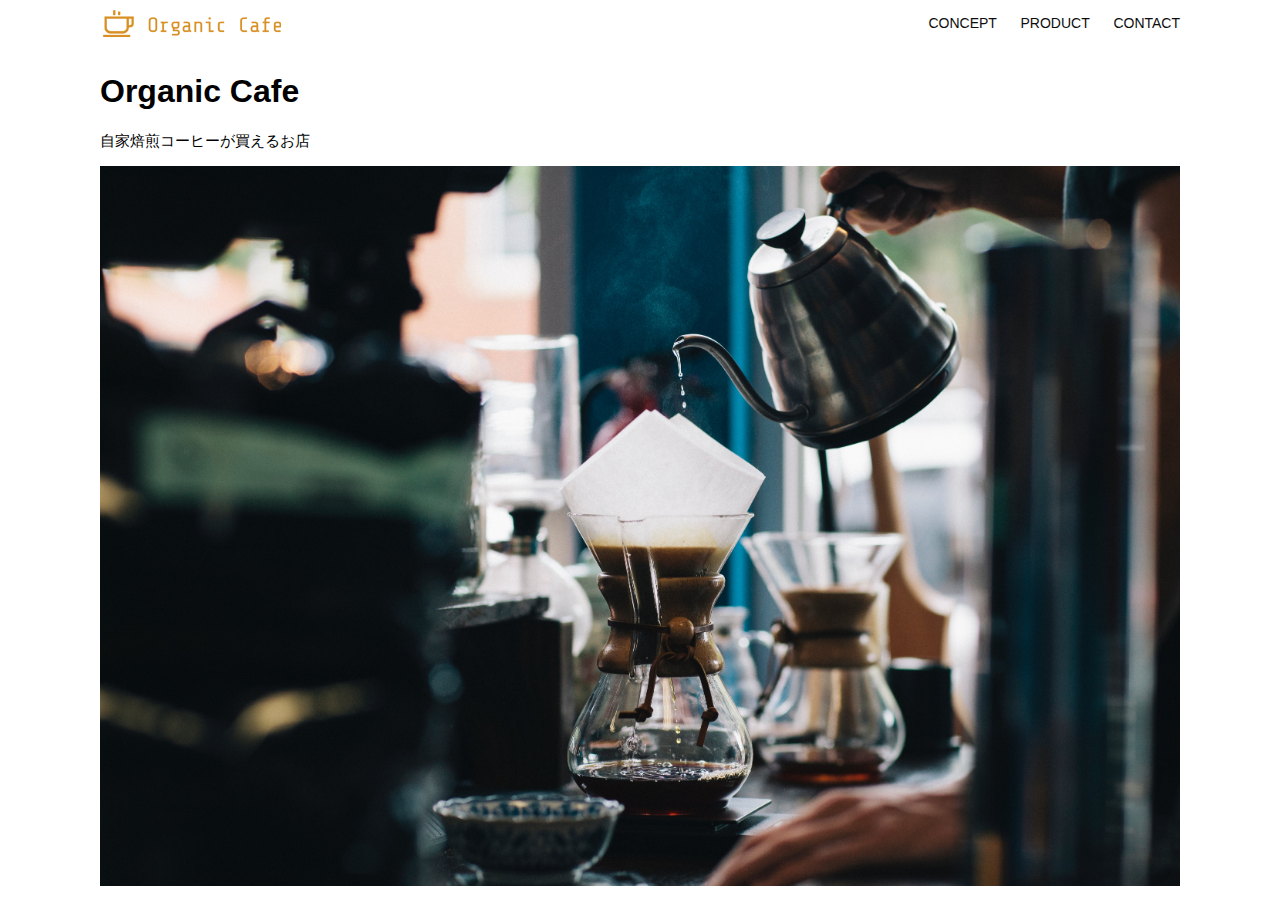
<file: html-css-kadai_013/index.html>
<!DOCTYPE html>
<html>
  <head>
    <title>Organic Cafe</title>
    <meta charset="UTF-8" />
    <meta
      name="description"
      content="自家焙煎のコーヒーがお家で楽しめるOrganic Cafe"
    />
    <meta name="viewport" content="width=device-width, initial-scale=1.0" />
    <link rel="stylesheet" href="style.css" />
  </head>
  <body>
    <!-- ヘッダー -->
    <header>
      <!-- ロゴ -->
      <a href="index.html" id="logo"
        ><img src="images/logo.png" alt="トップページに戻る"
      /></a>

      <!-- PC用ナビゲーション -->
      <nav id="nav-pc">
        <a href="index.html#concept">CONCEPT</a>
        <a href="index.html#product">PRODUCT</a>
        <a href="index.html#contact">CONTACT</a>
      </nav>

      <!--スマホ用メニューボタン-->
      <img id="menu-sp" src="images/button-menu.png" alt="ナビゲーションを開く" onclick="document.getElementById('nav-sp').style.display = 'block'">
     
      <!--スマホ用ナビゲーション-->
      <nav id="nav-sp">
        <img id="close" src="images/button-close.png" alt="ナビゲーションを閉じる" onclick="document.getElementById('nav-sp').style.display = 'none'">
        <a id="logo-sp" href="index.html" onclick="document.getElementById('nav-sp').style.display = 'none'">
        <img src="images/logo-sp.png" atl="トップページに戻る"></a>
        <a class="menu" href="index.html#concept" onclick="document.getElementById('nav-sp').style.display = 'none'">CONCEPT</a>
        <a class="menu" href="index.html#product" onclick="document.getElementById('nav-sp').style.display = 'none'">PRODUCT</a>
        <a class="menu" href="index.html#contact" onclick="document.getElementById('nav-sp').style.display = 'none'">CONTACT</a>       

      </nav>
      
    </header>
    <main>
      <article>
        <!-- メインビジュアル -->
        <section id="main-visual">
          <div id="main-message">
            <h1>Organic Cafe</h1>
            <p>自家焙煎コーヒーが買えるお店</p>
          </div>
          <img
            src="images/main-image.jpg"
            alt="コーヒーをハンドドリップで淹れる画像"
          />
        </section>
      </article>
    </main>
  </body>
</html>
</file>
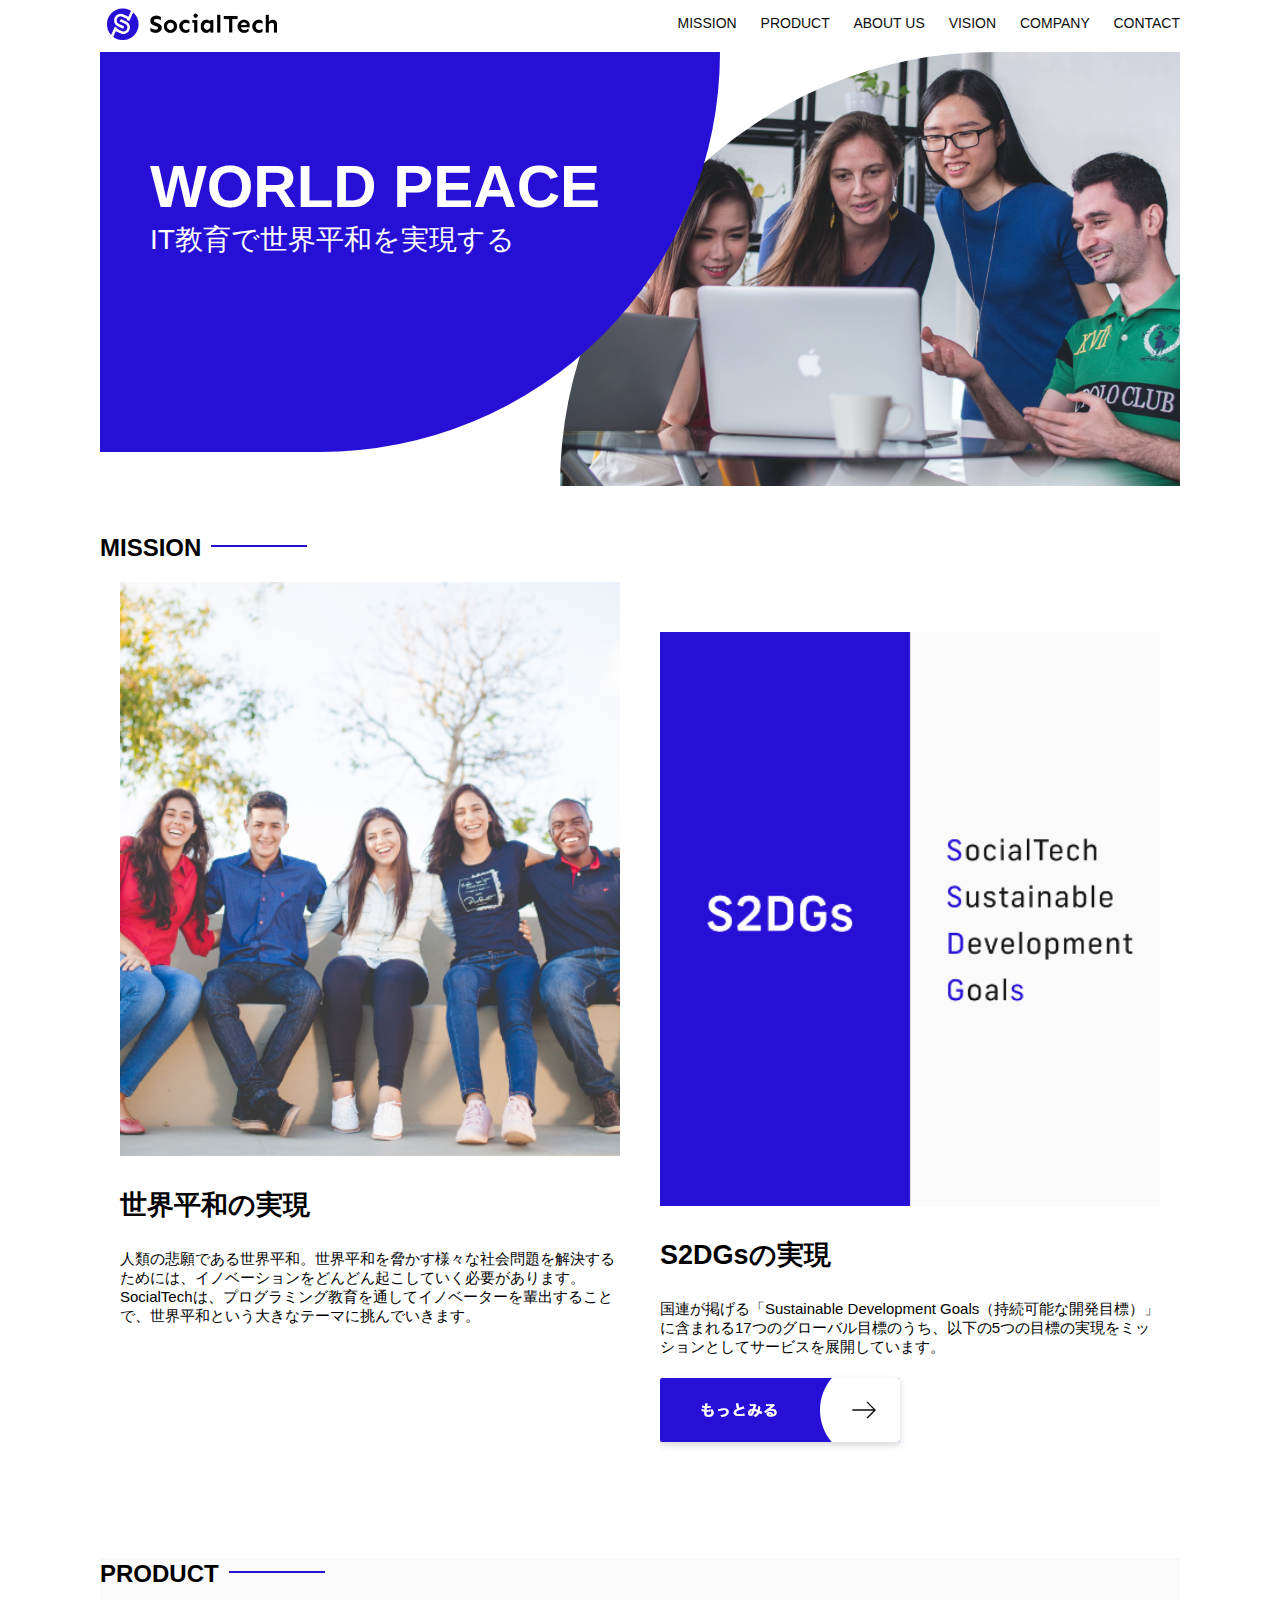
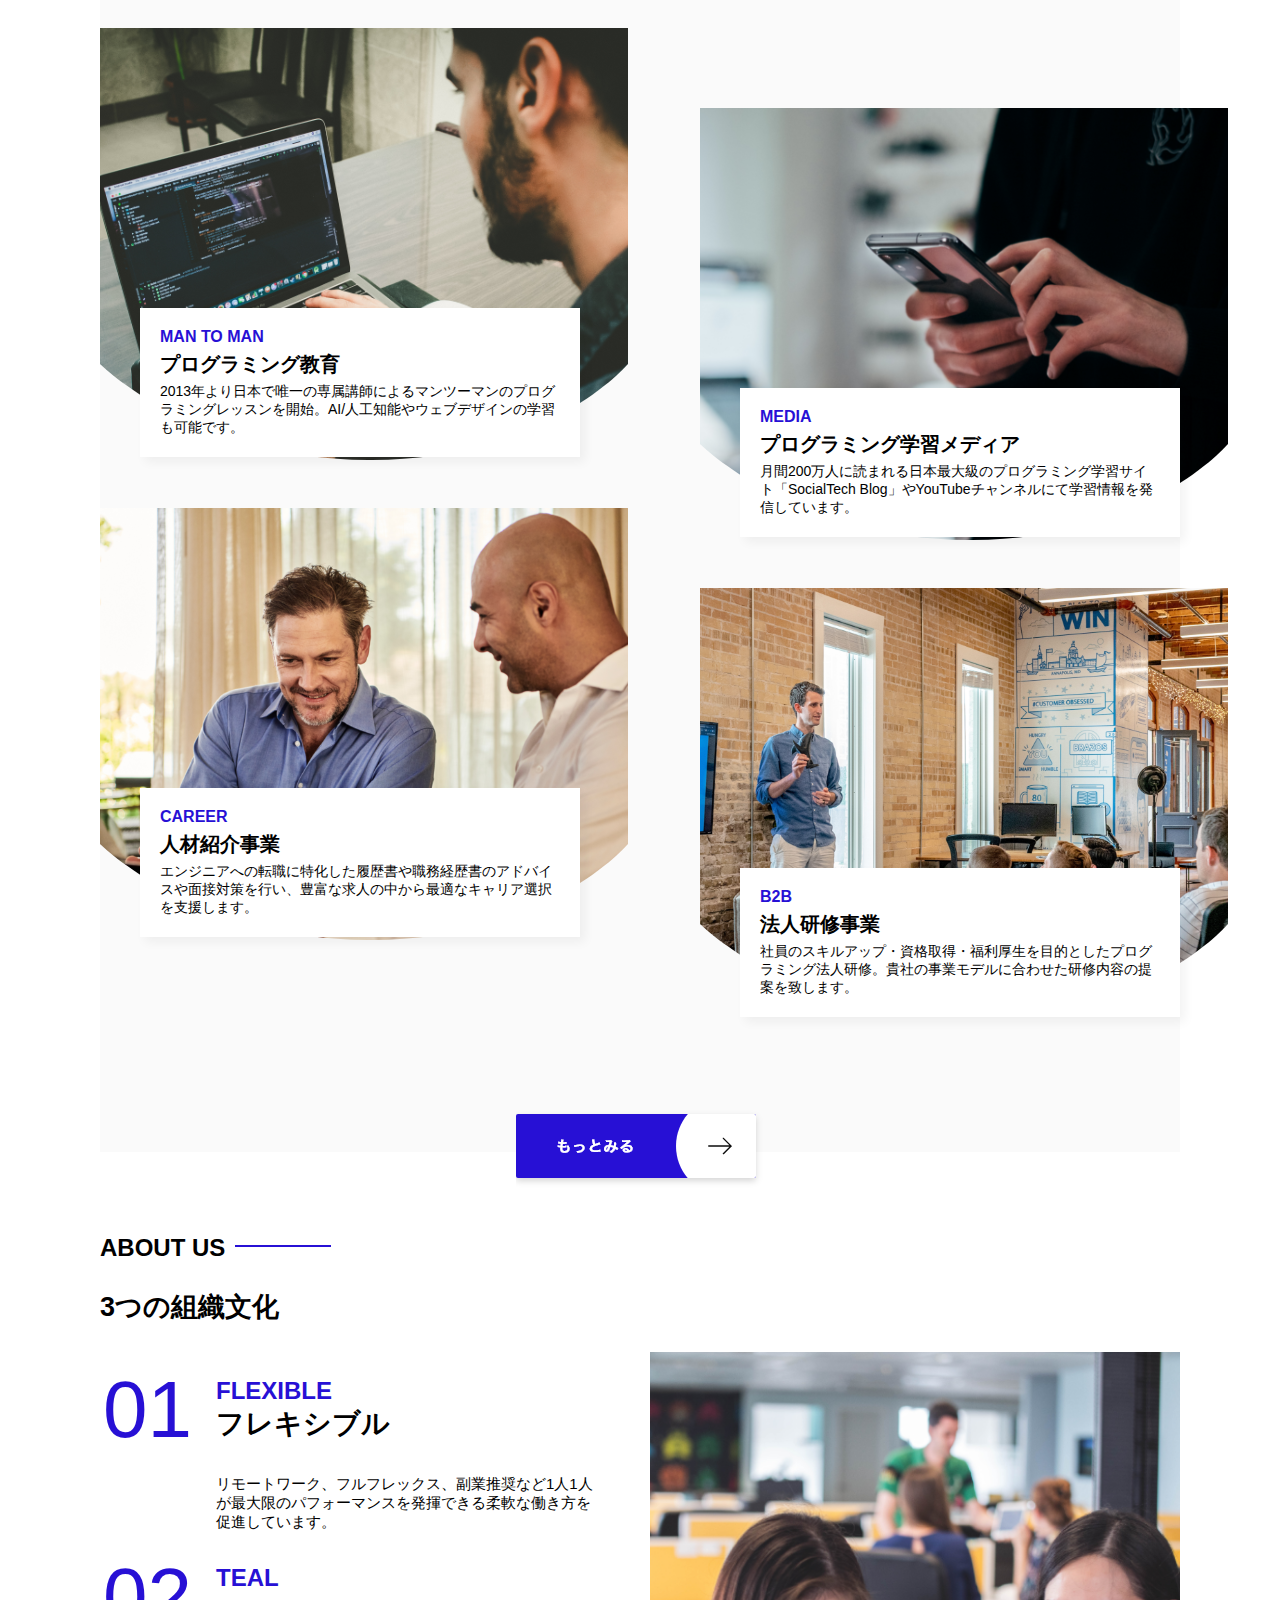
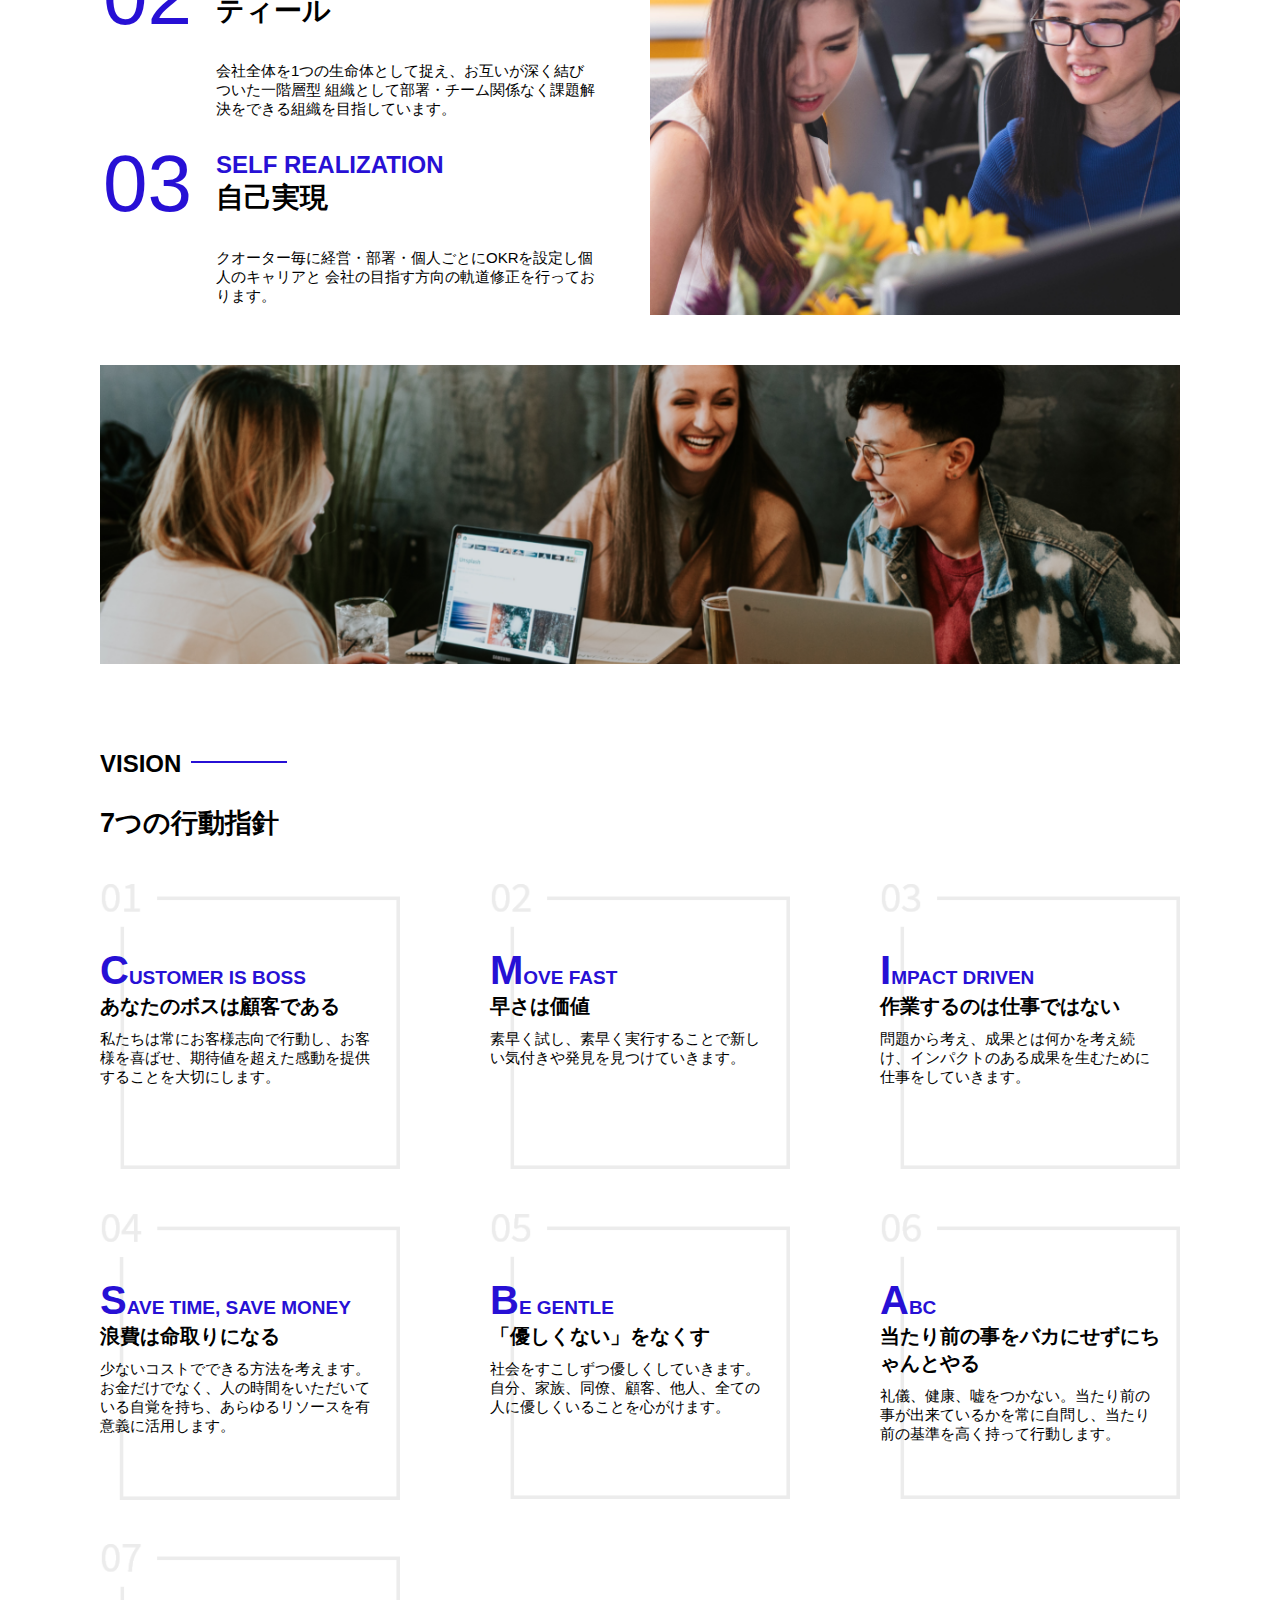
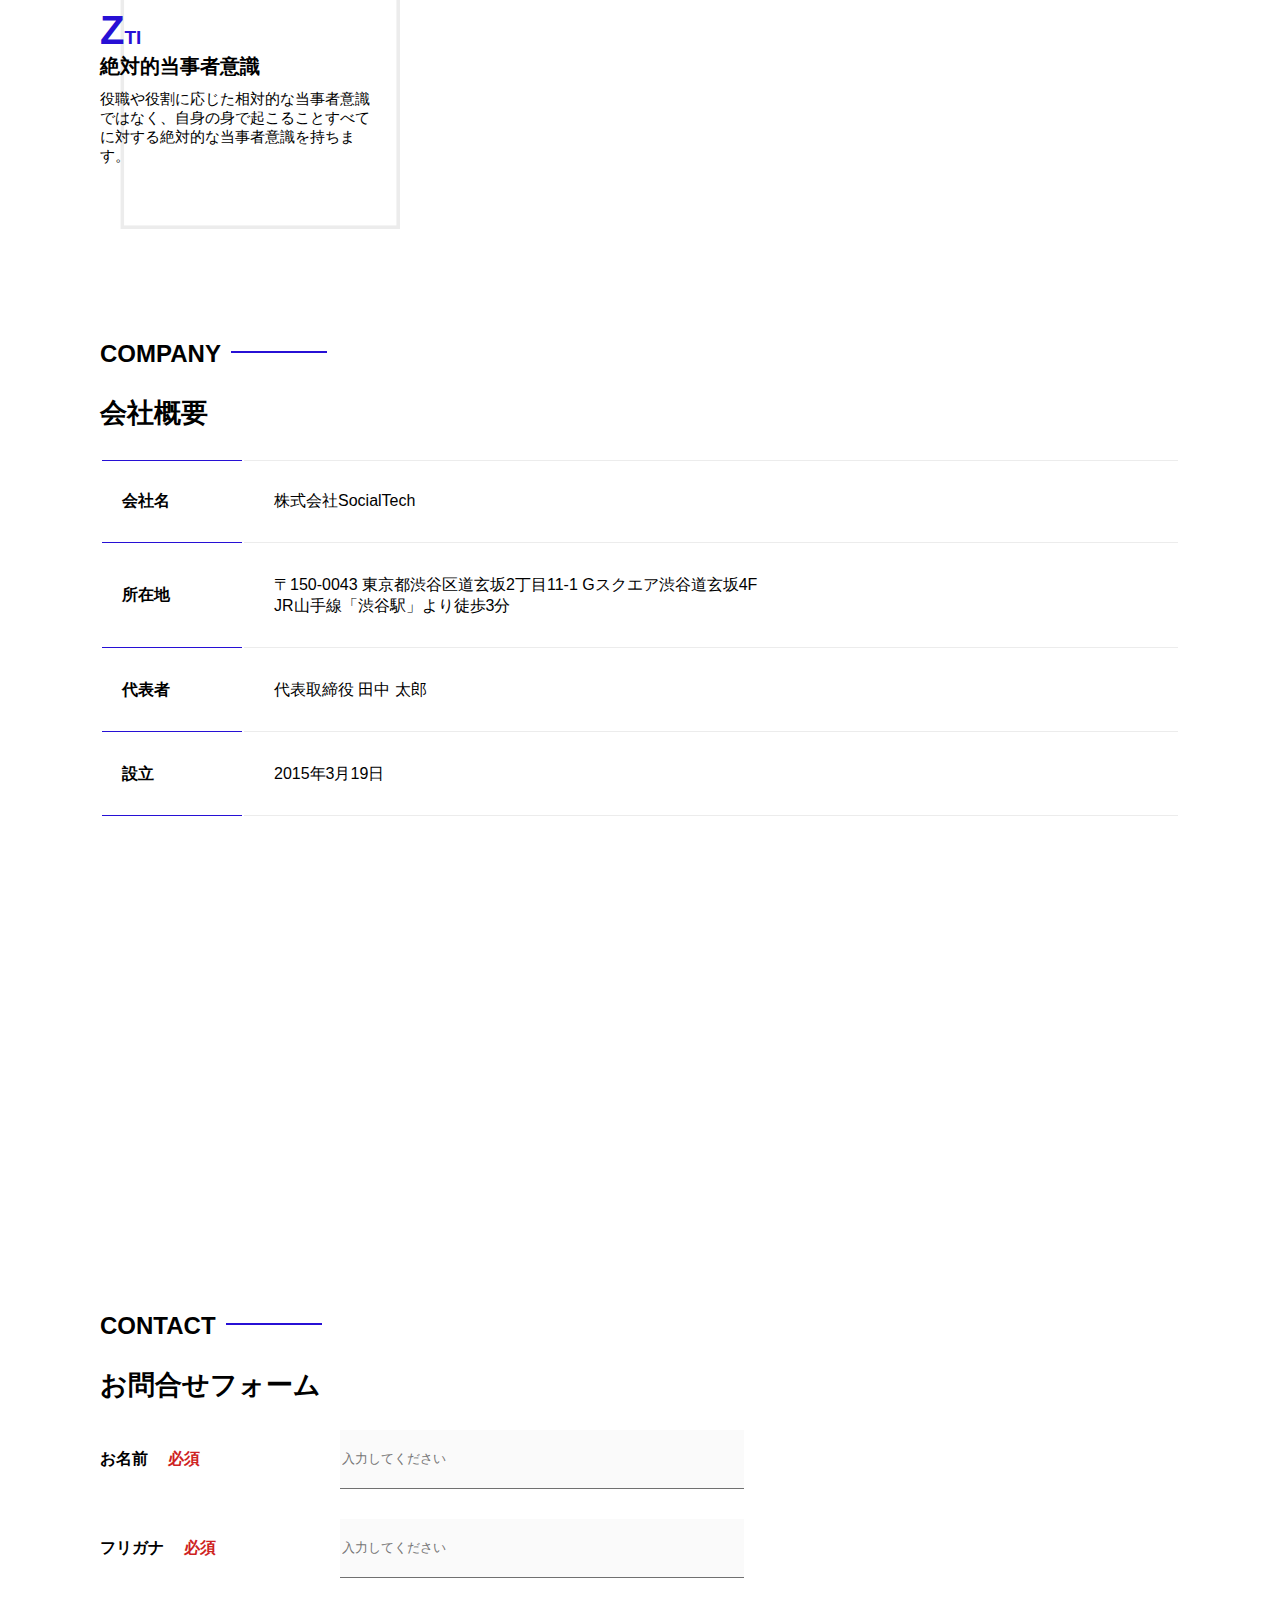
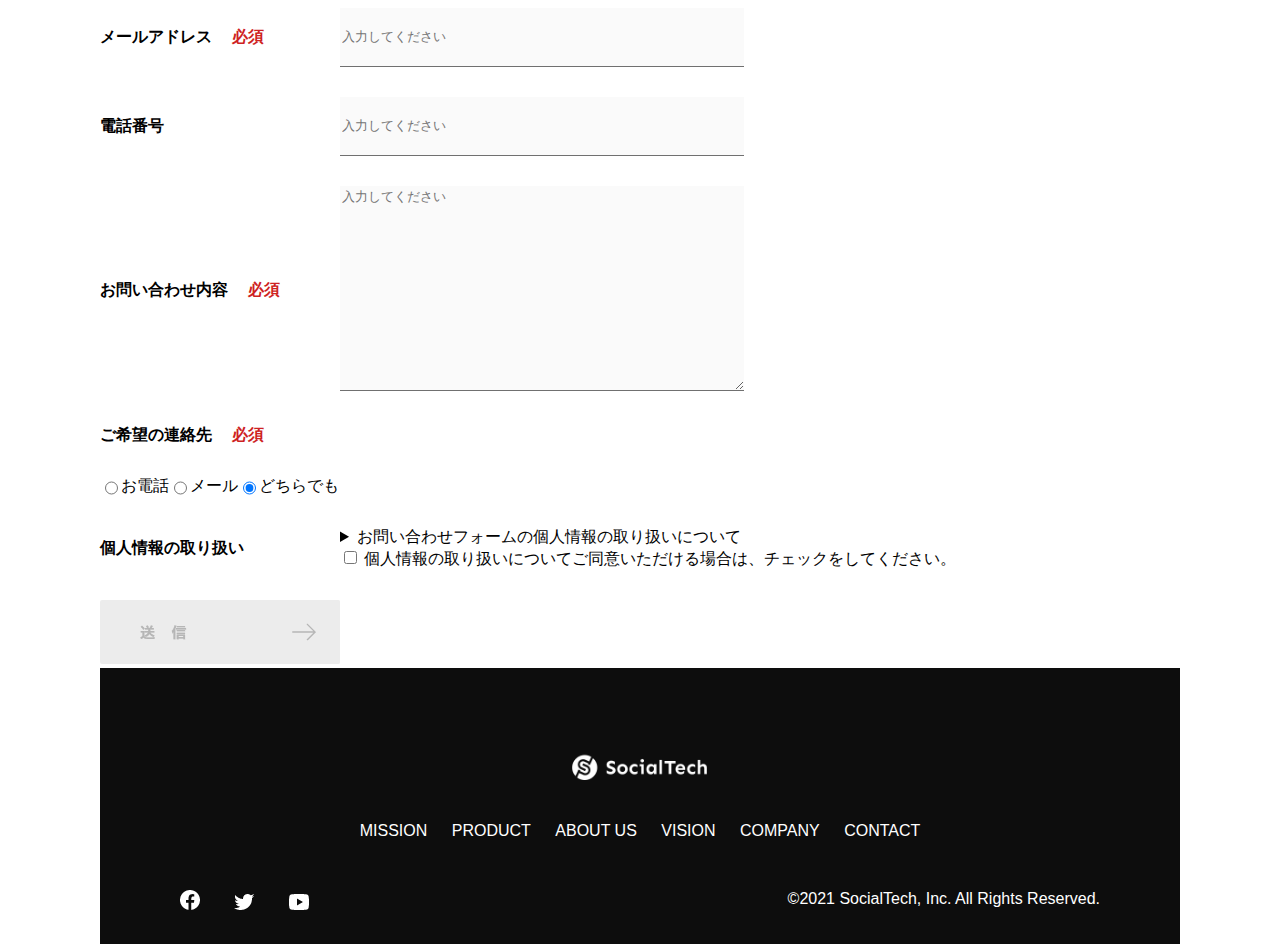
<file: kadai_tutorial_output/index.html>
<!DOCTYPE html>
<html>
  <head>
    <title>SocialTech</title>
    <meta charset="utf-8">
    <meta name="description" content="SocialTechはEdTech業界のリーディングカンパニーを目指します。">
    <meta name="viewport" content="width=device-width, initial-scale=1.0">
    <link rel="stylesheet" href="style.css">
  </head>

  <body>
    <header>
      <a href="index.html" id="logo"><img src="images/logo.png" alt="トップページに戻る"></a>
      <!--PC用ナビゲーション-->
       <nav id="nav-pc">
        <a href="mission.html">MISSION</a>
        <a href="product.html">PRODUCT</a>
        <a href="index.html#aboutus">ABOUT US</a>
        <a href="index.html#vision">VISION</a>
        <a href="index.html#company">COMPANY</a>
        <a href="index.html#contact">CONTACT</a>
      </nav>
      <!--スマホ用ナビゲーション-->
      <img id="menu-sp" src="images/button-menu.png" alt="ナビゲーションを開く" onclick="document.getElementById('nav-sp').style.display = 'block'">

      <!--スマホ用ナビゲーション-->
      <nav id="nav-sp">
        <img id="close" src="images/button-close.png" alt="ナビゲーションを閉じる" onclick="document.getElementById('nav-sp').style.display = 'none'">
        <a id="logo-sp" href="index.html" onclick="document.getElementById('nav-sp').style.display = 'none'">
        <img src="images/logo-sp.png" alt="トップページに戻る"></a>
        <a class="menu" href="mission.html" onclick="document.getElementById('nav-sp').style.display = 'none'">MISSION</a>
        <a class="menu" href="product.html" onclick="document.getElementById('nav-sp').style.display = 'none'">PRODUCTN</a>
        <a class="menu" href="index.html#aboutus" onclick="document.getElementById('nav-sp').style.display = 'none'">ABOUT US</a>
        <a class="menu" href="index.html#vision" onclick="document.getElementById('nav-sp').style.display = 'none'">VISION</a>
        <a class="menu" href="index.html#company" onclick="document.getElementById('nav-sp').style.display = 'none'">COMPANY</a>
        <a class="menu" href="index.html#contact" onclick="document.getElementById('nav-sp').style.display = 'none'">CONTACT</a>
        <div id="sns">
          <a href="https://www.facebook.com/sejuku2013"><img src="images/button-facebook.png" alt="Facebookのリンク"></a>
          <a href="https://twitter.com/samuraijuku"><img src="images/button-twitter.png" alt="Twitterのリンク"></a>
          <a href="https://www.youtube.com/channel/UCCFOQO5aDK0xXam4cUQXT8g"><img src="images/button-youtube.png" alt="YouTubeのリンク"></a>
        </div>
      </nav>
    </header>

    <main>
      <article>
        <section id="main-visual">
          <div id="main-message">
            <h1>WORLD PEACE</h1>
            <p>IT教育で世界平和を実現する</p>
          </div>
          <img src="images/index/index-main.png" alt="PCの廻りに集まる多国籍の仲間たち">
        </section>

        <section id="mission">
          <h2 class="index-h2">MISSION</h2>
          <div id="mission-flex">
            <div>
              <img id="mission-photo" src="images/index/index-mission.png" alt="屋外のベンチで写真を撮影する多国籍の仲間たち">
              <h3>世界平和の実現</h3>
              <p>人類の悲願である世界平和。世界平和を脅かす様々な社会問題を解決するためには、イノベーションをどんどん起こしていく必要があります。SocialTechは、プログラミング教育を通してイノベーターを輩出することで、世界平和という大きなテーマに挑んでいきます。</p>
            </div>
            <div>
              <img id="s2dgs" src="images/index/s2dgs.png" alt="S2DGS">
              <h3>S2DGsの実現</h3>
              <p>国連が掲げる「Sustainable Development Goals（持続可能な開発目標）」に含まれる17つのグローバル目標のうち、以下の5つの目標の実現をミッションとしてサービスを展開しています。</p>
              <a href="mission.html">
                <img src="images/button-more.png" alt="もっと見る">
              </a>
            </div>
          </div>
        </section>

        <section id="product">
          <h2 class="index-h2">PRODUCT</h2>
          <div>
            <div id="product-left">
              <div>
                <img class="product-photo" src="images/index/index-mantoman.png" alt="PCでコードを書く男性">
                <div class="product-explain">
                  <span>MAN TO MAN</span>
                  <h3>プログラミング教育</h3>
                  <p>2013年より日本で唯一の専属講師によるマンツーマンのプログラミングレッスンを開始。AI/人工知能やウェブデザインの学習も可能です。</p>
                </div>
              </div>
              <div>
                <img class="product-photo" src="images/index/index-career.png" alt="笑顔で話し合う2人の男性">
                <div class="product-explain">
                  <span>CAREER</span>
                  <h3>人材紹介事業</h3>
                  <p>エンジニアへの転職に特化した履歴書や職務経歴書のアドバイスや面接対策を行い、豊富な求人の中から最適なキャリア選択を支援します。</p>
                </div>
              </div>
            </div>
            <div id="product-right">
              <div>
                <img class="product-photo" src="images/index/index-media.png" alt="スマートフォンを操作する人">
                <div class="product-explain">
                  <span>MEDIA</span>
                  <h3>プログラミング学習メディア</h3>
                  <p>月間200万人に読まれる日本最大級のプログラミング学習サイト「SocialTech Blog」やYouTubeチャンネルにて学習情報を発信しています。</p>
                </div>
              </div> 
              <div>
                <img class="product-photo" src="images/index/index-b2b.png" alt="講演中の男性とそれを聴く人々">
                <div class="product-explain">
                  <span>B2B</span>
                  <h3>法人研修事業</h3>
                  <p>社員のスキルアップ・資格取得・福利厚生を目的としたプログラミング法人研修。貴社の事業モデルに合わせた研修内容の提案を致します。</p>
                </div>
              </div>
            </div>
          </div>
          <div>
            <a id="product-more" href="product.html">
              <img src="images/button-more.png" alt="もっと見る">
            </a>  
          </div>
        </section>

        <section id="aboutus">
          <h2 class="index-h2">ABOUT US</h2>
          <h3>3つの組織文化</h3>
          <div>
            <table class="culture-table">
              <tr>
                <td>
                  <span class="culture-num">01</span>
                 </td>
                 <td>
                  <span class="culture-en">FLEXIBLE</span>
                  <span class="culture-jp">フレキシブル</span>
                 </td>
              </tr>
              <tr>
                <td>

                </td>
                <td>
                  <p class="culture-description">
                  リモートワーク、フルフレックス、副業推奨など1人1人が最大限のパフォーマンスを発揮できる柔軟な働き方を促進しています。
                  </p>
                </td>
              </tr>
              <tr>
                <td>
                  <span class="culture-num">02</span>
                </td>
                <td>
                  <span class="culture-en">TEAL</span>
                  <span class="culture-jp">ティール</span>
                </td>
              </tr>
              <tr>
                <td>

                </td>
                <td>
                  <p class="culture-description">
                    会社全体を1つの生命体として捉え、お互いが深く結びついた一階層型
                    組織として部署・チーム関係なく課題解決をできる組織を目指しています。
                  </p>
                </td>
              </tr>
              <tr>
                <td>
                  <span class="culture-num">03</span>
                </td>               
                <td>
                  <span class="culture-en">SELF REALIZATION</span>
                  <span class="culture-jp">自己実現</span>
                </td>
              </tr>
              <tr>
               <td>

               </td>
               <td>
                 <p class="culture-description">
                  クオーター毎に経営・部署・個人ごとにOKRを設定し個人のキャリアと
                  会社の目指す方向の軌道修正を行っております。
                 </p>
               </td>
             </tr>
            </table>
            <img class="culture-img" src="images/index/index-aboutus1.png" alt="笑顔で話し合う2人の女性">
          </div>
            <img class="culture-img2" src="images/index/index-aboutus2.png" alt="笑顔で話し合う3人の男女">
        </section>

        <section id="vision">
          <h2 class="index-h2">VISION</h2>
          <h3>7つの行動指針</h3>
          <div>
            <div class="vision-box">
              <img src="images/index/vision-01.png" alt="01">
              <span>
                <h4>CUSTOMER IS BOSS</h4>
                <h5>あなたのボスは顧客である</h5>
                <p>私たちは常にお客様志向で行動し、お客様を喜ばせ、期待値を超えた感動を提供することを大切にします。</p>
              </span>
            </div>
            <div class="vision-box">
              <img src="images/index/vision-02.png" alt="02">
              <span>
                <h4>MOVE FAST</h4>
                <h5>早さは価値</h5>
                <p>素早く試し、素早く実行することで新しい気付きや発見を見つけていきます。</p>
              </span>
             </div>
             <div class="vision-box">
              <img src="images/index/vision-03.png" alt="03">
              <span>
                <h4>IMPACT DRIVEN</h4>
                <h5>作業するのは仕事ではない</h5>
                <p>問題から考え、成果とは何かを考え続け、インパクトのある成果を生むために仕事をしていきます。</p>
              </span>
             </div>
             <div class="vision-box">
              <img src="images/index/vision-04.png" alt="04">
              <span>
                <h4>SAVE TIME, SAVE MONEY</h4>
                <h5>浪費は命取りになる</h5>
                <p>少ないコストでできる方法を考えます。お金だけでなく、人の時間をいただいている自覚を持ち、あらゆるリソースを有意義に活用します。</p>
              </span>
             </div>
             <div class="vision-box">
              <img src="images/index/vision-05.png" alt="05">
              <span>
                <h4>BE GENTLE</h4>
                <h5>「優しくない」をなくす</h5>
                <p>社会をすこしずつ優しくしていきます。自分、家族、同僚、顧客、他人、全ての人に優しくいることを心がけます。</p>
              </span>
             </div>
             <div class="vision-box">
              <img src="images/index/vision-06.png" alt="06">
              <span>
                <h4>ABC</h4>
                <h5>当たり前の事をバカにせずにちゃんとやる</h5>
                <p>礼儀、健康、嘘をつかない。当たり前の事が出来ているかを常に自問し、当たり前の基準を高く持って行動します。</p>
              </span>
             </div>
             <div class="vision-box">
              <img src="images/index/vision-07.png" alt="07">
              <span>
                <h4>ZTI</h4>
                <h5>絶対的当事者意識</h5>
                <p>役職や役割に応じた相対的な当事者意識ではなく、自身の身で起こることすべてに対する絶対的な当事者意識を持ちます。</p>
              </span>
             </div>
          </div>
        </section>

        <section id="company">
          <h2 class="index-h2">COMPANY</h2>
          <h3>会社概要</h3>
          <table id="company-table">
            <tr>
              <th class="tableheader-first">会社名</th>
              <td class="cell-first">株式会社SocialTech</td>
            </tr>
            <tr>
              <th class="tabeleheader">所在地</th>
              <td class="cell">〒150-0043 東京都渋谷区道玄坂2丁目11-1 Gスクエア渋谷道玄坂4F<br>JR山手線「渋谷駅」より徒歩3分</td>
            </tr>
            <tr>
              <th class="tabeleheader">代表者</th>
              <td class="cell">代表取締役 田中 太郎</td>
            </tr>
            <tr>
              <th class="tabeleheader">設立</th>
              <td class="cell">2015年3月19日</td>
            </tr>
          </table>
          <iframe 
            src="https://www.google.com/maps/embed?pb=!1m18!1m12!1m3!1d3241.773749369076!2d139.6912861883005!3d35.65794556060247!2m3!1f0!2f0!3f0!3m2!1i1024!2i768!4f13.1!3m3!1m2!1s0x60188be0535d9a81%3A0xb09a6e9018e3debd!2z44CSMTUwLTAwNDMg5p2x5Lqs6YO95riL6LC35Yy66YGT546E5Z2C77yS5LiB55uu77yR77yR4oiS77yR!5e0!3m2!1sja!2sjp!4v1697082276907!5m2!1sja!2sjp" 
            width="600" height="450" style="border:0;" allowfullscreen="" loading="lazy" referrerpolicy="no-referrer-when-downgrade">
          </iframe>
        </section>

        <section id="contact">
          <h2 class="index-h2">CONTACT</h2>
          <h3>お問合せフォーム</h3>
            <form action="https://api.staticforms.xyz/submit" method="post">
              <input type="text" name="honeypot" style="display:none">
              <input type="hidden" name="accessKey" value="7bdd239e-93a2-4396-bcaf-478b901d2ab6">
              <input type="hidden" name="subject" value="お問い合わせフォーム" />
              <input type="hidden" name="replyTo" value="iorisekkei226@gmail.com">
              <input type="hidden" name="redirectTo" value="">
            <div>
              <div class="contact-heading">
                <label class="contact-label">お名前<span class="contact-span">必須</span></label>
              </div>
              <div>
                <input type="text" name="name" placeholder="入力してください" class="contact-textbox">
              </div>
            </div>
            <div>
              <div class="contact-heading">
                <label class="contact-label">フリガナ<span class="contact-span">必須</span></label>
              </div>
              <div>
                <input type="text" name="hurigana" placeholder="入力してください" class="contact-textbox">
              </div>
            </div>
            <div>
              <div class="contact-heading">
                <label class="contact-label">メールアドレス<span class="contact-span">必須</span></label>
              </div>
              <div>
                <input type="text" name="email" placeholder="入力してください" class="contact-textbox">
              </div>
            </div>
            <div>
              <div class="contact-heading">
                <label class="contact-label">電話番号</label>
              </div>
              <div>
                <input type="text" name="tel" placeholder="入力してください" class="contact-textbox">
              </div>
            </div>
            <div>
              <div class="contact-heading">
                <label class="contact-label">お問い合わせ内容<span class="contact-span">必須</span></label>
              </div>
              <div>
                <textarea class="contact-textarea" placeholder="入力してください" name="messsage"></textarea>
              </div>
            </div>
            <div>
              <label class="contact-label">ご希望の連絡先<span class="contact-span">必須</span></label>
            </div>
            <div>
              <input class="radiobutton" type="radio" value="tel" name="contact"checked><label>お電話</label>
              <input class="radiobutton" type="radio" value="mail" name="contact"checked><label>メール</label>
              <input class="radiobutton" type="radio" value="both" name="contact"checked><label>どちらでも</label>
            </div>
           </div>
           <div>
            <div class="contact-heading">
              <label class="contact-label">個人情報の取り扱い</label>
            </div>
            <div>
              <details>
                <summary>お問い合わせフォームの個人情報の取り扱いについて</summary>
                <div>
                  <span>１．組織の名称又は氏名</span><br>
                  株式会社SocialTech<br><br>
                  <span>２．個人情報保護管理者（若しくはその代理人）の氏名又は職名、所属及び連絡先
                    鈴木 一郎 コーポレート部</span><br>
                    メールアドレス：support@socialtech.net<br>
                    TEL：03-xxxx-xxxx<br>
                    <span>３．個人情報の利用目的</span><br>
                    ・本サービス及び本サービスに関連する情報の提供又はそれらに関する連絡のため<br>
                    ・ユーザーの本人確認のため<br>
                    ・当社サービスのご案内のため<br>
                    ・当社の商品等の広告または宣伝（電子メールによるものを含むものとします。）<br><br>
                    <span>４．個人情報の取り扱い業務の委託</span><br>
                    個人情報の取扱業務の全部または一部を外部に業務委託する場合があります。<br>
                    その際、弊社は、個人情報を適切に保護できる管理体制を敷き実行していることを条件として<br>
                    委託先を厳選したうえで、機密保持契約を委託先と締結し、お客様の個人情報を厳密に管理させます。<br><br>
                   <span>５．個人情報の開示等の請求</span> <br>
                   お客様は、弊社に対してご自身の個人情報の開示等（利用目的の通知、開示、内容の訂正・追加・削除、利用の停止または消去、第三者への提供の停止）に関して、当社問合わせ窓口に申し出ることができます。<br>
                   その際、弊社はお客様ご本人を確認させていただいたうえで、合理的な期間内に対応いたします。<br><br>
                   なお、個人情報に関する弊社問合わせ先は、次の通りです。<br><br>
                   株式会社SocialTech　個人情報問合せ窓口<br>
                   〒150-0043　東京都渋谷区道玄坂2丁目11-1 Ｇスクエア渋谷道玄坂 4F<br>
                   メールアドレス：support@socialtech.net　TEL：03-xxxx-xxxx<br><br>
                   <span>６．個人情報を提供されることの任意性について</span><br><br>
                   お客様がご自身の個人情報を弊社に提供されるか否かは、お客様のご判断によりますが、もしご提供されない場合には、適切なサービスが提供できない場合がありますので予めご了承ください。
                </div>
              </details>
              <input type="checkbox" name="agrere">
              <span>個人情報の取り扱いについてご同意いただける場合は、チェックをしてください。</span>
            </div>
           </div>
             <input type="image" src="images/button-submit.png" alt="送信する">
          </form>
        </section>
      </article>

      <footer>
        <div id="footer-logo">
          <img src="images/logo-sp.png" alt="SocialTech">
        </div>
        <div id="footer-link">
          <a href="mission.html">MISSION</a>
          <a href="product.html">PRODUCT</a>
          <a href="index.html#aoutus">ABOUT US</a>
          <a href="index.html#vision">VISION</a>
          <a href="index.html#company">COMPANY</a>
          <a href="index.html#contact">CONTACT</a>
        </div>
        <div id="sns-footer">
          <a href="https://www.facebook.com/sejuku2013"><img src="images/button-facebook.png" alt="Facebookのリンク"></a>
          <a href="https://twitter.com/samuraijuku"><img src="images/button-twitter.png" alt="Teitterのリンク"></a>
          <a href="https://www.youtube.com/channel/UCCFOQO5aDK0xXam4cUQXT8g"><img src="images/button-youtube.png" alt="Youtubeのリンク"></a>
          <span id="copyright">&copy;2021 SocialTech, Inc. All Rights Reserved. </span>
        </div>
      </footer>
    </main>
  </body>
</html>
</file>
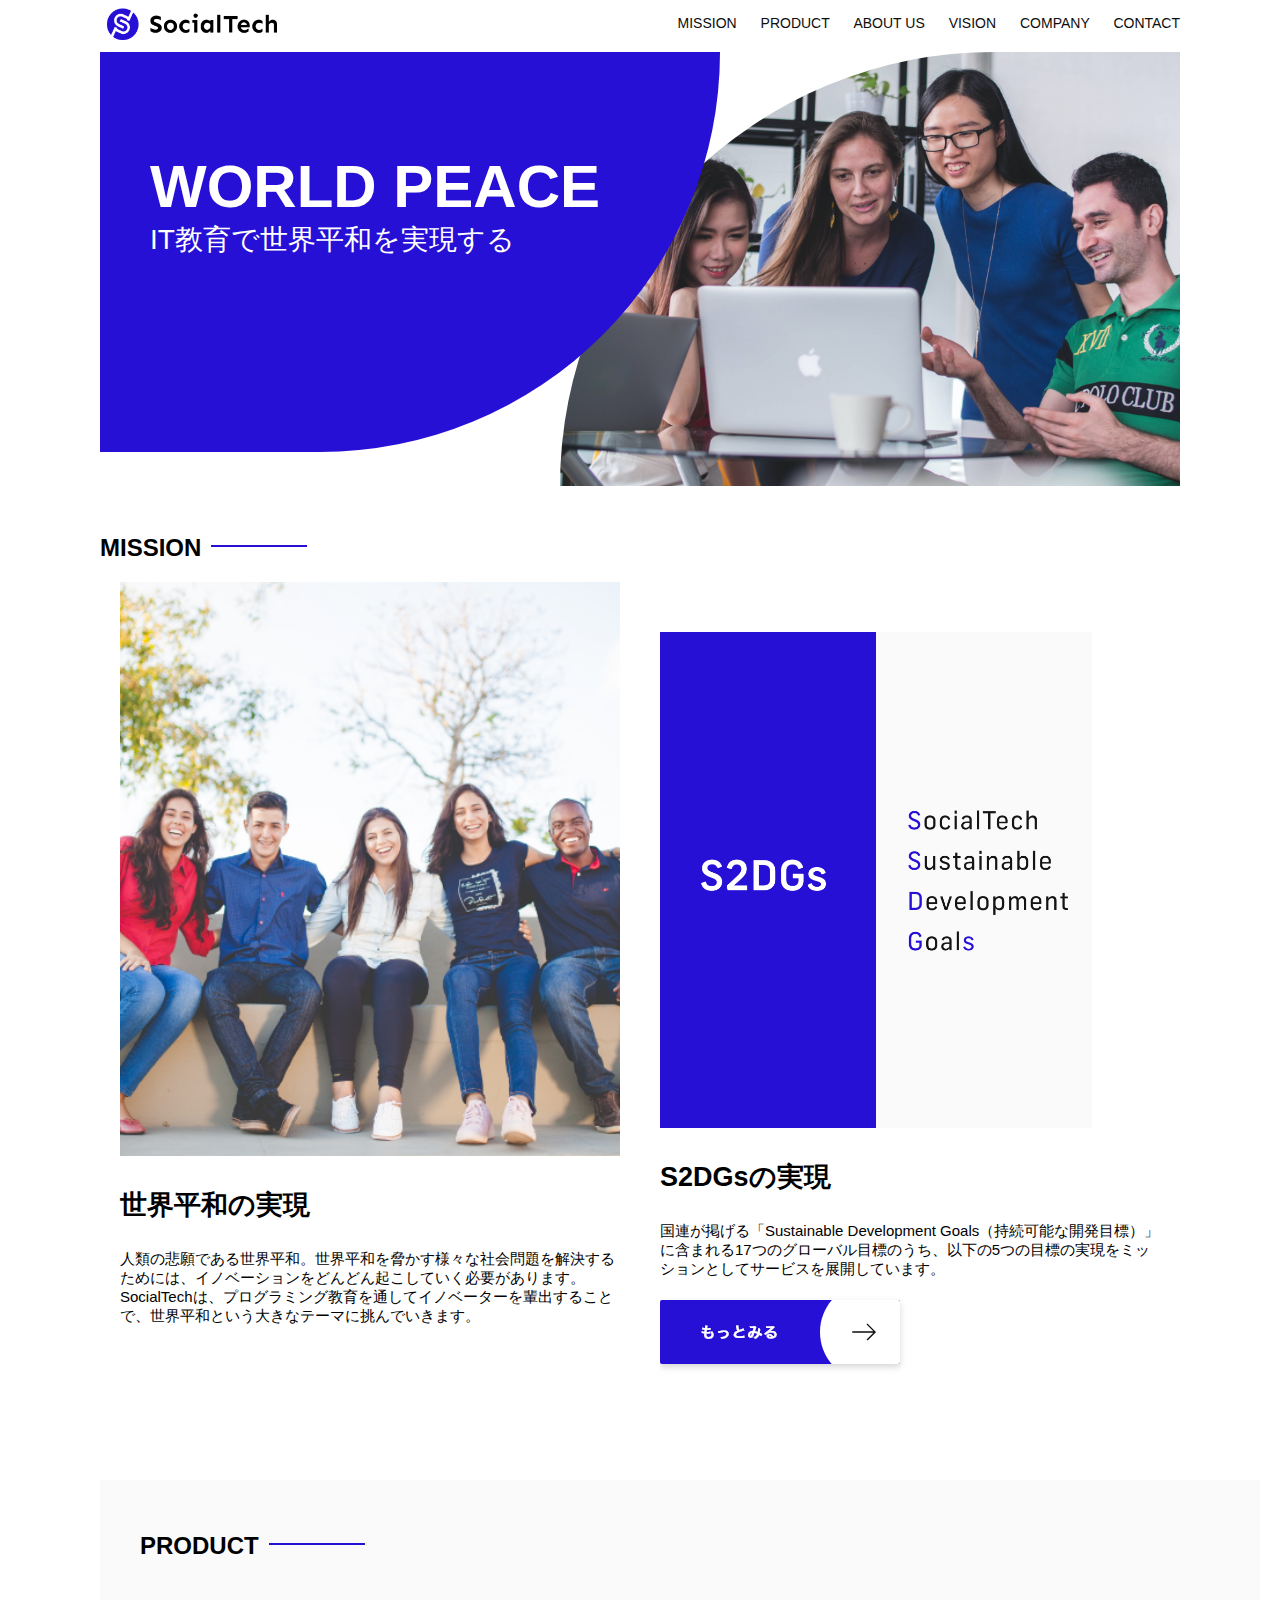
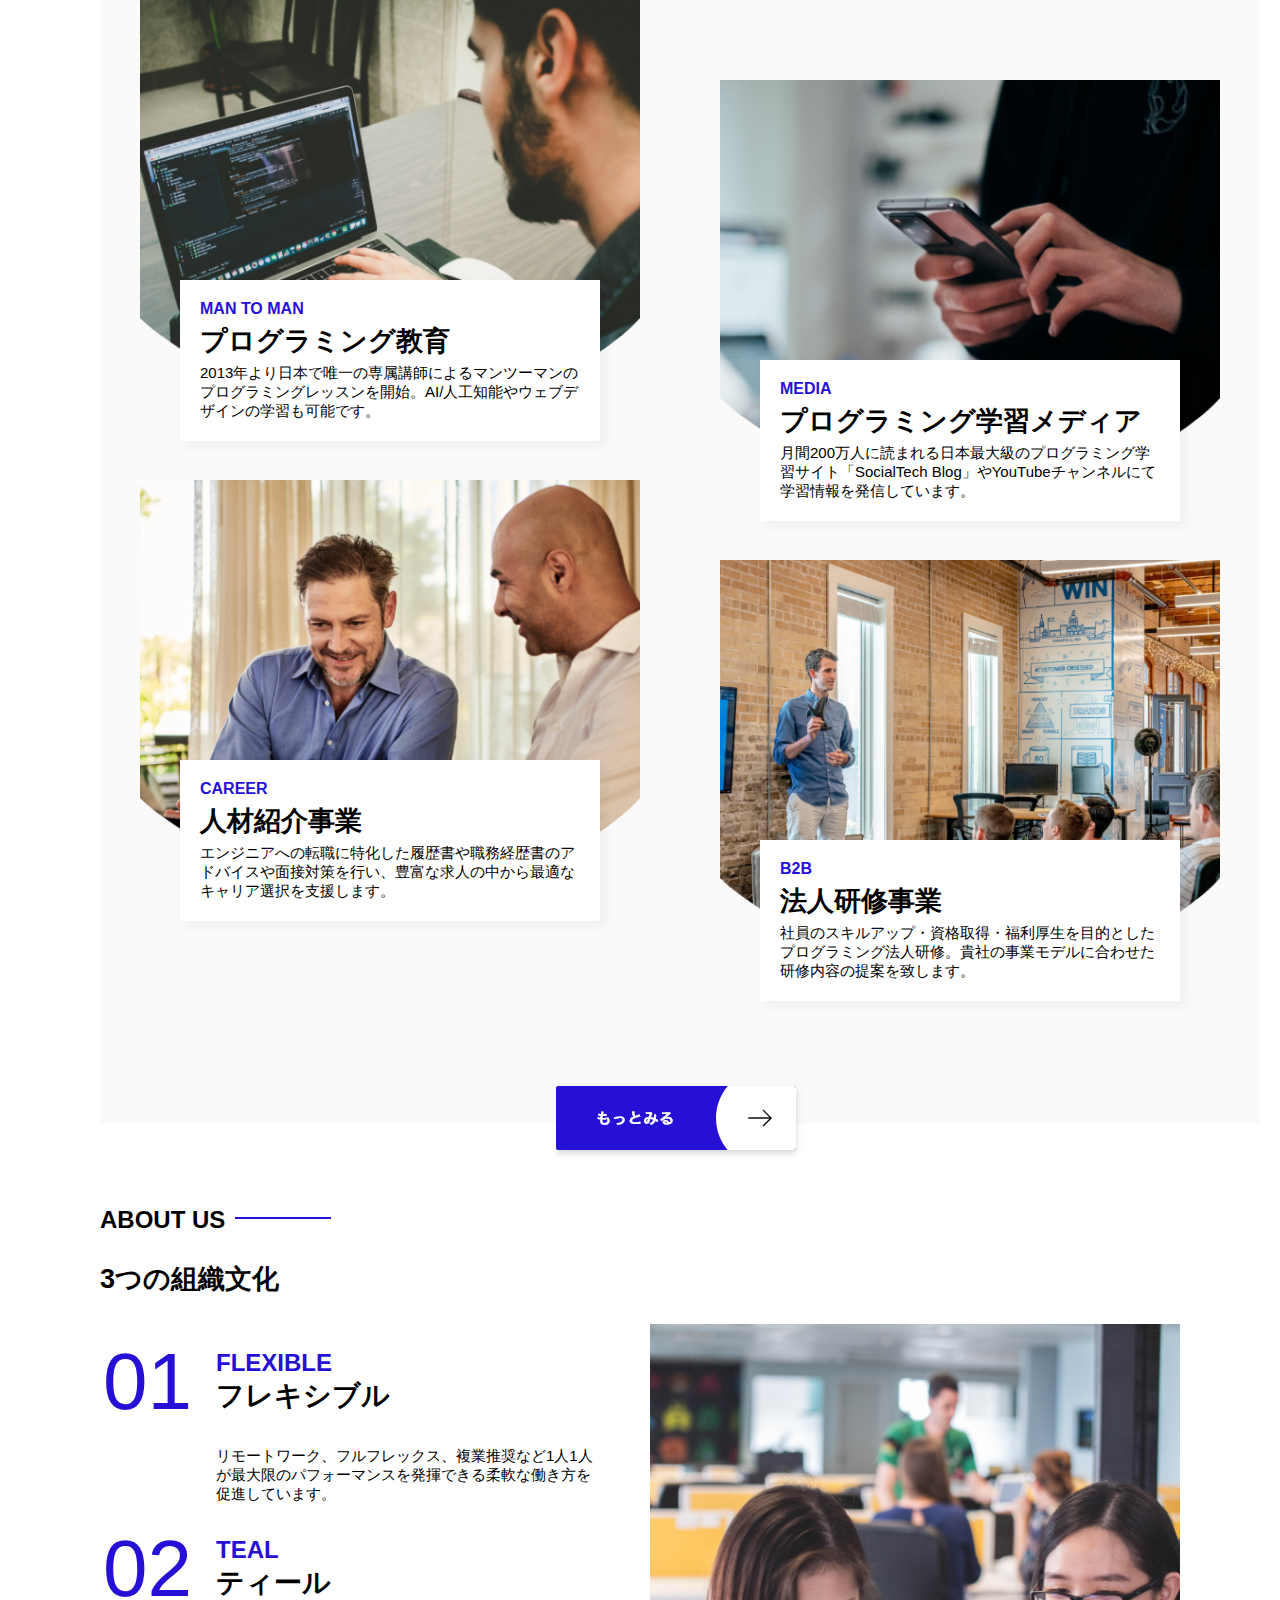
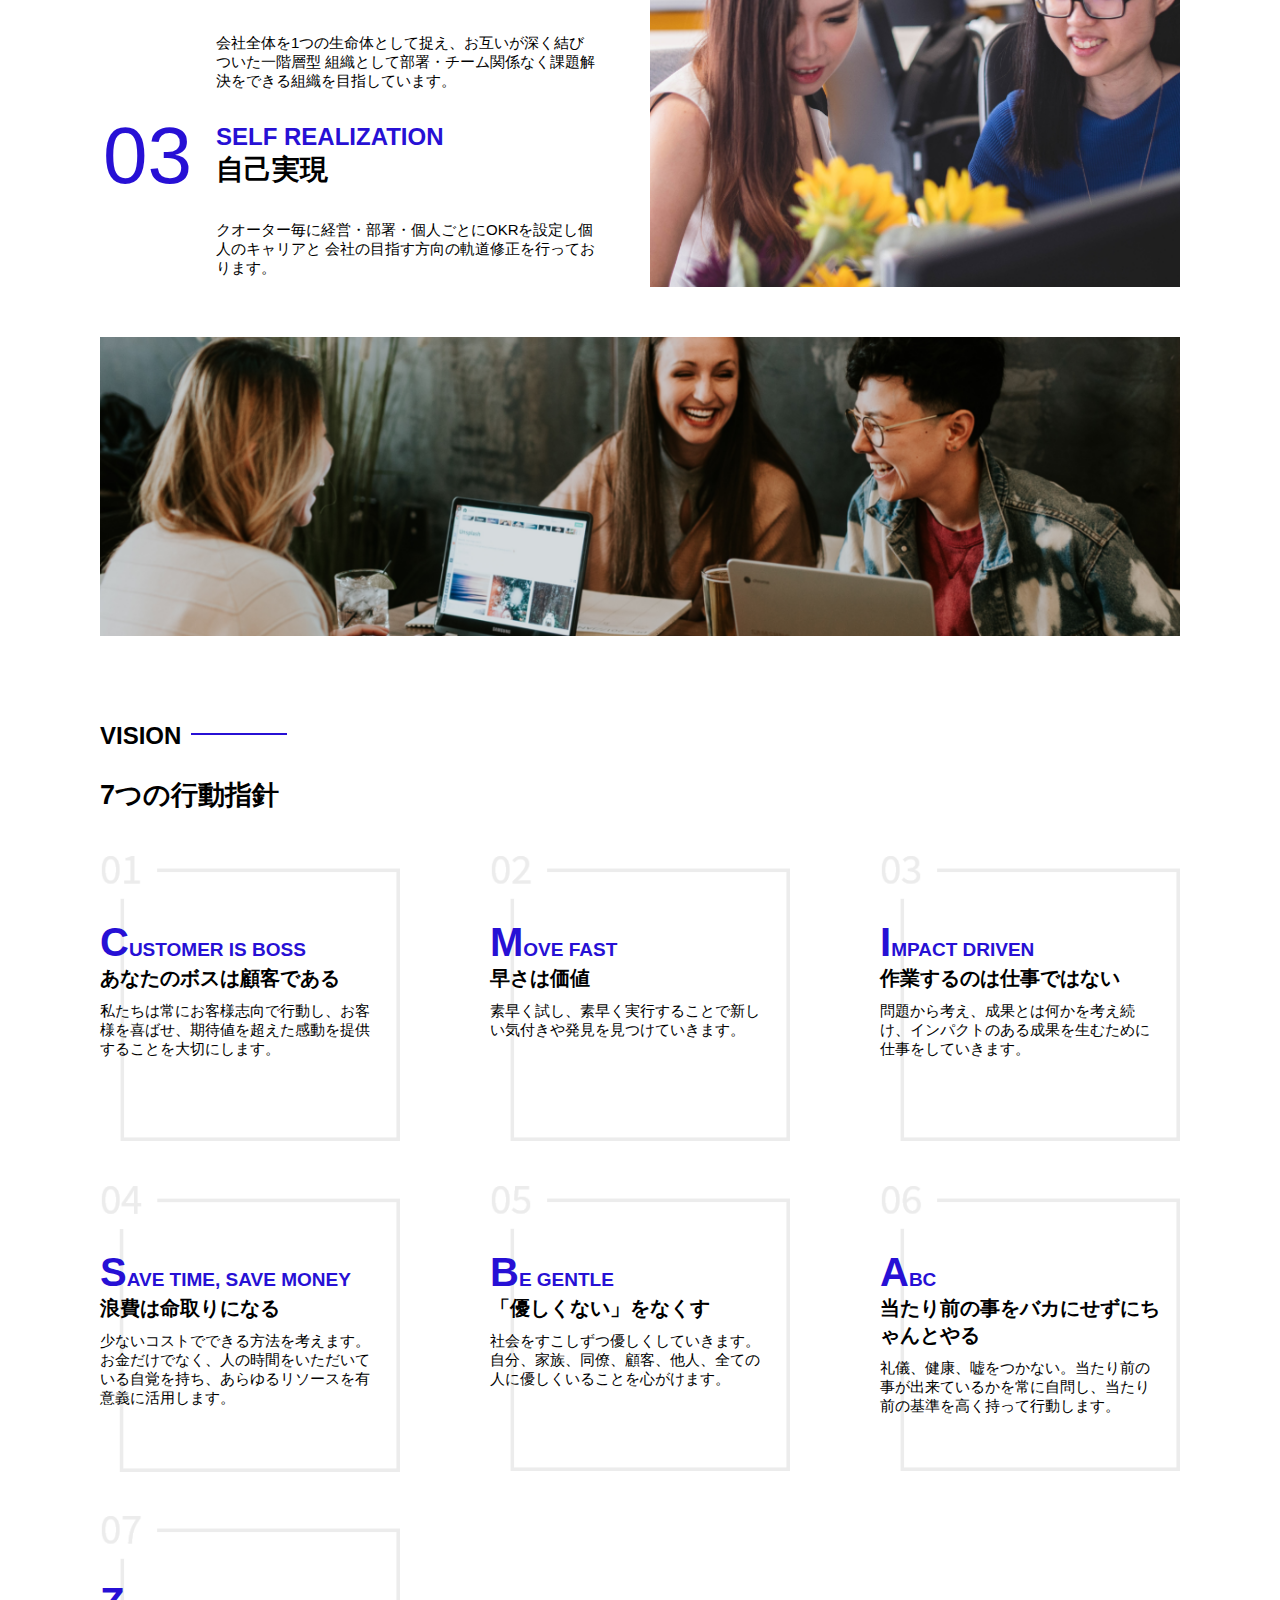
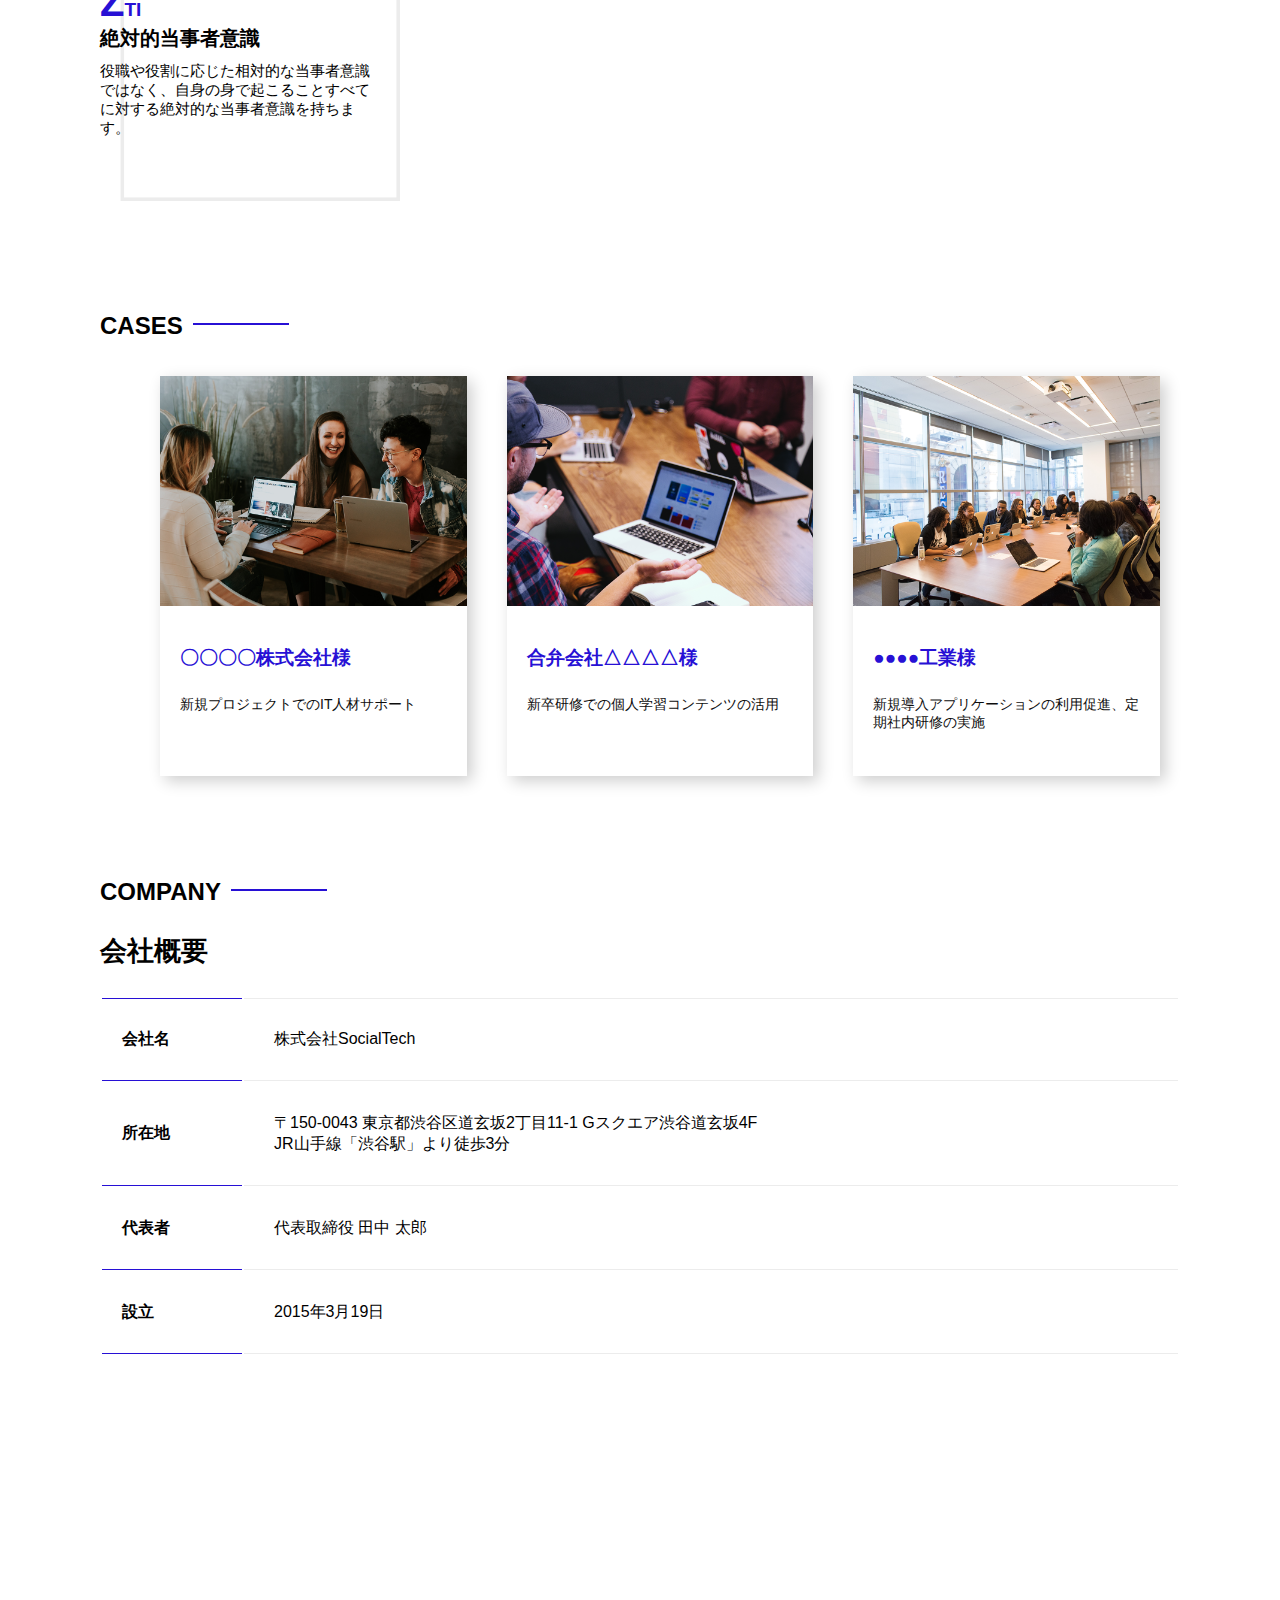
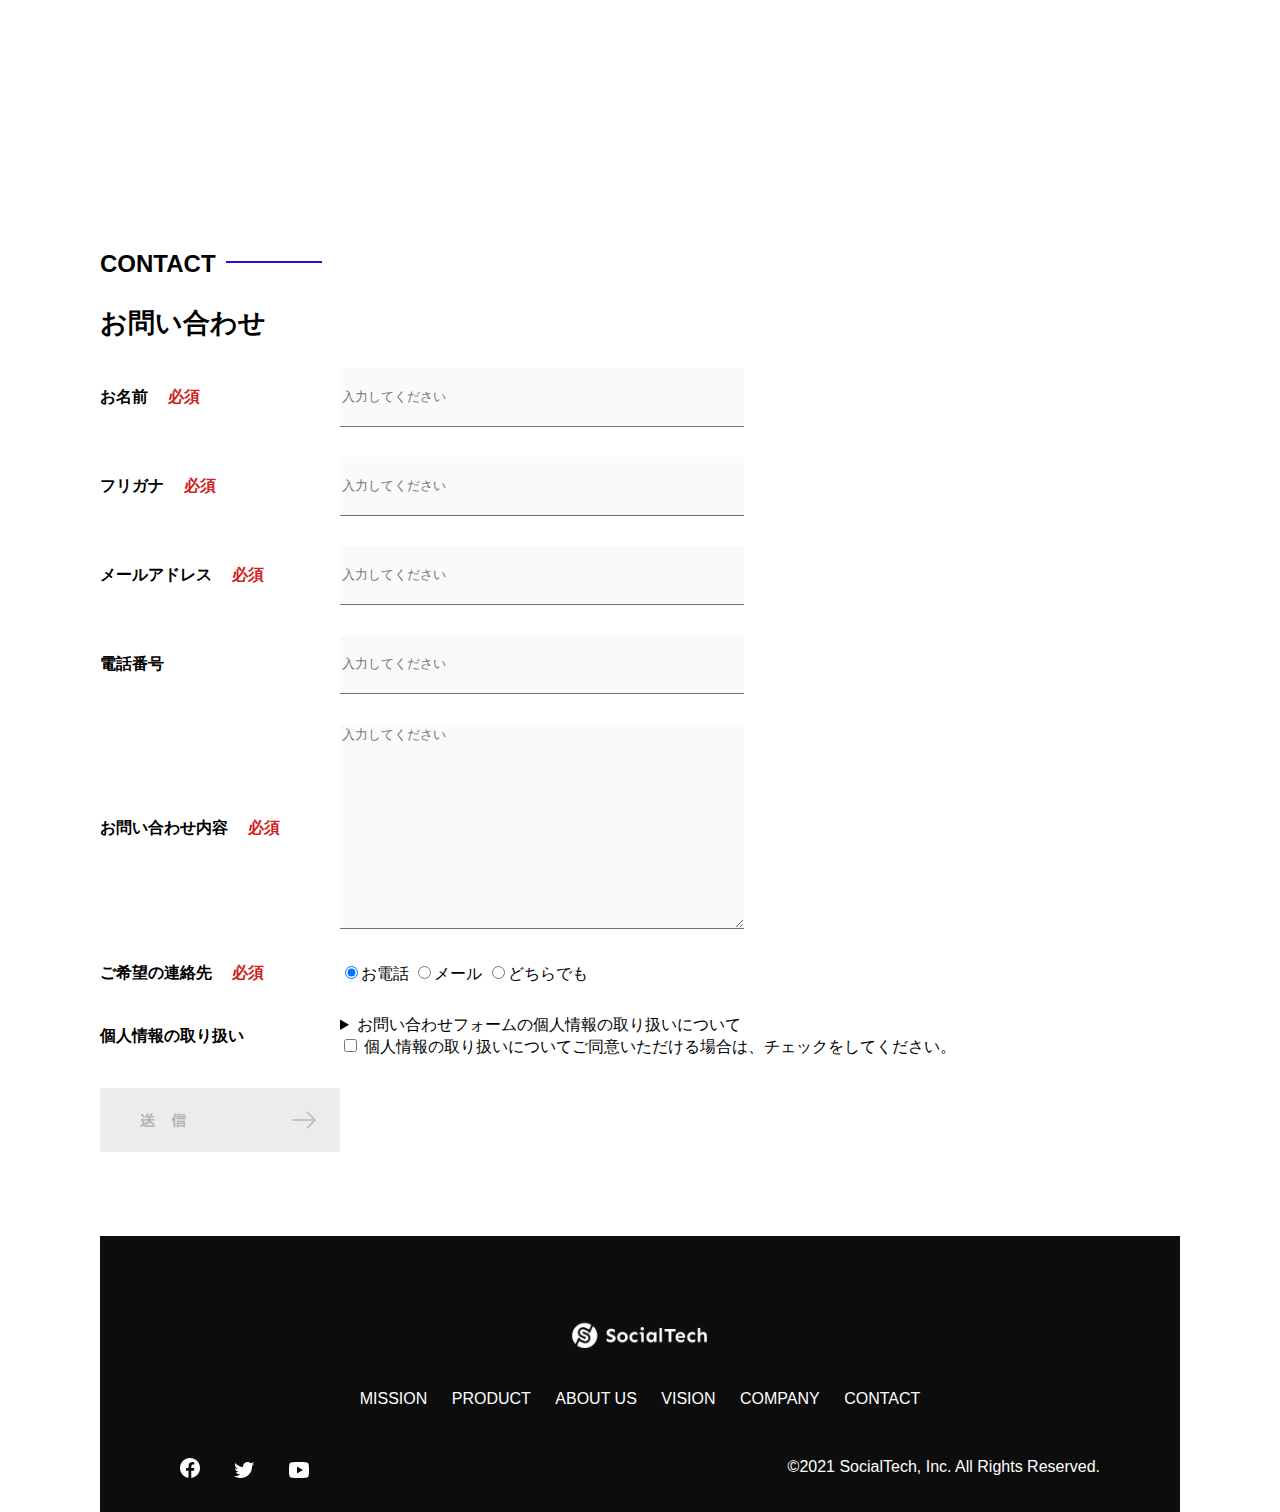
<file: socialtech-kadai_012/index.html>
<!DOCTYPE html>
<html>
  <head>
    <title>SocialTech</title>
    <meta charset="UTF-8" />
    <meta
      name="description"
      content="SocialTechはEdTech業界のリーディングカンパニーを目指します。"
    />
    <meta name="viewport" content="width=device-width, initial-scale=1.0" />
    <link rel="stylesheet" href="style.css" />
  </head>
  <body>
    <!-- ヘッダー -->
    <header>
      <!-- ロゴ -->
      <a href="index.html" id="logo"
        ><img src="images/logo.png" alt="トップページに戻る"
      /></a>

      <!-- PC用ナビゲーション -->
      <nav id="nav-pc">
        <a href="mission.html">MISSION</a>
        <a href="product.html">PRODUCT</a>
        <a href="index.html#aboutus">ABOUT US</a>
        <a href="index.html#vision">VISION</a>
        <a href="index.html#company">COMPANY</a>
        <a href="index.html#contact">CONTACT</a>
      </nav>
    </header>
    <main>
      <article>
        <!-- メインビジュアル -->
        <section id="main-visual">
          <div id="main-message">
            <h1>WORLD PEACE</h1>
            <p>IT教育で世界平和を実現する</p>
          </div>
          <img
            src="images/index/index-main.png"
            alt="PCの周りに集まる多国籍の仲間たち"
          />
        </section>
        <!--ミッション-->
        <section id="mission">
          <h2 class="index-h2">MISSION</h2>
          <div id="mission-flex">
            <div>
              <img
                id="mission-photo"
                src="images/index/index-mission.png"
                alt="屋外のベンチで写真を撮影する多国籍の仲間たち"
              />
              <h3>世界平和の実現</h3>
              <p>
                人類の悲願である世界平和。世界平和を脅かす様々な社会問題を解決するためには、イノベーションをどんどん起こしていく必要があります。SocialTechは、プログラミング教育を通してイノベーターを輩出することで、世界平和という大きなテーマに挑んでいきます。
              </p>
            </div>
            <div>
              <img id="s2dgs" src="images/index/s2dgs.png" alt="S2DGs" />
              <h3>S2DGsの実現</h3>
              <p>
                国連が掲げる「Sustainable Development
                Goals（持続可能な開発目標）」に含まれる17つのグローバル目標のうち、以下の5つの目標の実現をミッションとしてサービスを展開しています。
              </p>
              <a href="mission.html">
                <img src="images/button-more.png" alt="もっとみる" />
              </a>
            </div>
          </div>
        </section>
        <!-- プロダクト -->
        <section id="product">
          <h2 class="index-h2">PRODUCT</h2>
          <div>
            <div id="product-left">
              <div>
                <img
                  class="product-photo"
                  src="images/index/index-mantoman.png"
                  alt="PCでコードを書く男性"
                />
                <div class="product-explain">
                  <span>MAN TO MAN</span>
                  <h3>プログラミング教育</h3>
                  <p>
                    2013年より日本で唯一の専属講師によるマンツーマンのプログラミングレッスンを開始。AI/人工知能やウェブデザインの学習も可能です。
                  </p>
                </div>
              </div>
              <div>
                <img
                  class="product-photo"
                  src="images/index/index-career.png"
                  alt="笑顔で話し合う2人の男性"
                />
                <div class="product-explain">
                  <span>CAREER</span>
                  <h3>人材紹介事業</h3>
                  <p>
                    エンジニアへの転職に特化した履歴書や職務経歴書のアドバイスや面接対策を行い、豊富な求人の中から最適なキャリア選択を支援します。
                  </p>
                </div>
              </div>
            </div>
            <div id="product-right">
              <div>
                <img
                  class="product-photo"
                  src="images/index/index-media.png"
                  alt="スマートフォンを操作する人"
                />
                <div class="product-explain">
                  <span>MEDIA</span>
                  <h3>プログラミング学習メディア</h3>
                  <p>
                    月間200万人に読まれる日本最大級のプログラミング学習サイト「SocialTech
                    Blog」やYouTubeチャンネルにて学習情報を発信しています。
                  </p>
                </div>
              </div>
              <div>
                <img
                  class="product-photo"
                  src="images/index/index-b2b.png"
                  alt="講演中の男性とそれを聴く人々"
                />
                <div class="product-explain">
                  <span>B2B</span>
                  <h3>法人研修事業</h3>
                  <p>
                    社員のスキルアップ・資格取得・福利厚生を目的としたプログラミング法人研修。貴社の事業モデルに合わせた研修内容の提案を致します。
                  </p>
                </div>
              </div>
            </div>
          </div>
          <div>
            <a id="product-more" href="product.html">
              <img src="images/button-more.png" alt="もっとみる" />
            </a>
          </div>
        </section>
        <!---ABOUT US-->
        <section id="aboutus">
          <h2 class="index-h2">ABOUT US</h2>
          <h3>3つの組織文化</h3>
          <div>
            <table class="culture-table">
              <tr>
                <td>
                  <span class="culture-num">01</span>
                </td>
                <td>
                  <span class="culture-en">FLEXIBLE</span>
                  <span class="culture-jp">フレキシブル</span>
                </td>
              </tr>
              <tr>
                <td>
                  <!--空のセル-->
                </td>
                <td>
                  <p class="culture-description">
                    リモートワーク、フルフレックス、複業推奨など1人1人が最大限のパフォーマンスを発揮できる柔軟な働き方を促進しています。
                  </p>
                </td>
              </tr>
              <tr>
                <td>
                  <span class="culture-num">02</span>
                </td>
                <td>
                  <span class="culture-en">TEAL</span>
                  <span class="culture-jp">ティール</span>
                </td>
              </tr>
              <tr>
                <td>
                  <!--空のセル-->
                </td>
                <td>
                  <p class="culture-description">
                    会社全体を1つの生命体として捉え、お互いが深く結びついた一階層型
                    組織として部署・チーム関係なく課題解決をできる組織を目指しています。
                  </p>
                </td>
              </tr>
              <tr>
                <td>
                  <span class="culture-num">03</span>
                </td>
                <td>
                  <span class="culture-en">SELF REALIZATION</span>
                  <span class="culture-jp">自己実現</span>
                </td>
              </tr>
              <tr>
                <td>
                  <!--空のセル-->
                </td>
                <td>
                  <p class="culture-description">
                    クオーター毎に経営・部署・個人ごとにOKRを設定し個人のキャリアと
                    会社の目指す方向の軌道修正を行っております。
                  </p>
                </td>
              </tr>
            </table>
            <img
              class="culture-img"
              src="images/index/index-aboutus1.png"
              alt="笑顔で話し合う2人の女性"
            />
          </div>
          <img
            class="culture-img2"
            src="images/index/index-aboutus2.png"
            alt="笑顔で話し合う3人の男女"
          />
        </section>
        <!-- VISION -->
        <section id="vision">
          <h2 class="index-h2">VISION</h2>
          <h3>7つの行動指針</h3>
          <div>
            <div class="vision-box">
              <img src="images/index/vision-01.png" alt="01" />
              <span>
                <h4>CUSTOMER IS BOSS</h4>
                <h5>あなたのボスは顧客である</h5>
                <p>
                  私たちは常にお客様志向で行動し、お客様を喜ばせ、期待値を超えた感動を提供することを大切にします。
                </p>
              </span>
            </div>
            <div class="vision-box">
              <img src="images/index/vision-02.png" alt="02" />
              <span>
                <h4>MOVE FAST</h4>
                <h5>早さは価値</h5>
                <p>
                  素早く試し、素早く実行することで新しい気付きや発見を見つけていきます。
                </p>
              </span>
            </div>
            <div class="vision-box">
              <img src="images/index/vision-03.png" alt="03" />
              <span>
                <h4>IMPACT DRIVEN</h4>
                <h5>作業するのは仕事ではない</h5>
                <p>
                  問題から考え、成果とは何かを考え続け、インパクトのある成果を生むために仕事をしていきます。
                </p>
              </span>
            </div>
            <div class="vision-box">
              <img src="images/index/vision-04.png" alt="04" />
              <span>
                <h4>SAVE TIME, SAVE MONEY</h4>
                <h5>浪費は命取りになる</h5>
                <p>
                  少ないコストでできる方法を考えます。お金だけでなく、人の時間をいただいている自覚を持ち、あらゆるリソースを有意義に活用します。
                </p>
              </span>
            </div>
            <div class="vision-box">
              <img src="images/index/vision-05.png" alt="05" />
              <span>
                <h4>BE GENTLE</h4>
                <h5>「優しくない」をなくす</h5>
                <p>
                  社会をすこしずつ優しくしていきます。自分、家族、同僚、顧客、他人、全ての人に優しくいることを心がけます。
                </p>
              </span>
            </div>
            <div class="vision-box">
              <img src="images/index/vision-06.png" alt="06" />
              <span>
                <h4>ABC</h4>
                <h5>当たり前の事をバカにせずにちゃんとやる</h5>
                <p>
                  礼儀、健康、嘘をつかない。当たり前の事が出来ているかを常に自問し、当たり前の基準を高く持って行動します。
                </p>
              </span>
            </div>
            <div class="vision-box">
              <img src="images/index/vision-07.png" alt="07" />
              <span>
                <h4>ZTI</h4>
                <h5>絶対的当事者意識</h5>
                <p>
                  役職や役割に応じた相対的な当事者意識ではなく、自身の身で起こることすべてに対する絶対的な当事者意識を持ちます。
                </p>
              </span>
            </div>
          </div>
        </section>
        <!-- CASES -->
        <section id="cases">
          <h2 class="index-h2">CASES</h2>
          <ul>
            <li class="case-card">
              <img
                class="case-img"
                src="images/index/case-1.png"
                alt="仲良く語り合う3人">
             <div class="case-info">
              <h4 class="case-name">〇〇〇〇株式会社様</h4>
              <p class="case-content">新規プロジェクトでのIT人材サポート</p>
             </div>   
            </li>
            <li class="case-card">
              <img
                class="case-img"
                src="images/index/case-2.png"
                alt="PCでコンテンツを見る">
             <div class="case-info">
              <h4 class="case-name">	合弁会社△△△△様</h4>
              <p class="case-content">新卒研修での個人学習コンテンツの活用</p>
             </div>   
            </li>
            <li class="case-card">
              <img
                class="case-img"
                src="images/index/case-3.png"
                alt="社内研修中の会議室">
             <div class="case-info">
              <h4 class="case-name">●●●●工業様</h4>
              <p class="case-content">新規導入アプリケーションの利用促進、定期社内研修の実施</p>
             </div>   
            </li>
          </ul>
        </section>
        <!-- COMPANY -->
        <section id="company">
          <h2 class="index-h2">COMPANY</h2>
          <h3>会社概要</h3>
          <table id="company-table">
            <tr>
              <th class="tableheader-first">会社名</th>
              <td class="cell-first">株式会社SocialTech</td>
            </tr>
            <tr>
              <th class="tableheader">所在地</th>
              <td class="cell">
                〒150-0043 東京都渋谷区道玄坂2丁目11-1 Gスクエア渋谷道玄坂4F<br />JR山手線「渋谷駅」より徒歩3分
              </td>
            </tr>
            <tr>
              <th class="tableheader">代表者</th>
              <td class="cell">代表取締役 田中 太郎</td>
            </tr>
            <tr>
              <th class="tableheader">設立</th>
              <td class="cell">2015年3月19日</td>
            </tr>
          </table>
          <iframe
            src="https://www.google.com/maps/embed?pb=!1m18!1m12!1m3!1d3241.7759544892483!2d139.69399665123464!3d35.65789123876098!2m3!1f0!2f0!3f0!3m2!1i1024!2i768!4f13.1!3m3!1m2!1s0x60188caa0042e8d1%3A0xba130bea826a7aa2!2z44CSMTUwLTAwNDMg5p2x5Lqs6YO95riL6LC35Yy66YGT546E5Z2C77yS5LiB55uu77yR77yR4oiS77yR!5e0!3m2!1sja!2sjp!4v1636872991912!5m2!1sja!2sjp"
            style="border: 0"
            allowfullscreen=""
            loading="lazy"
          >
          </iframe>
        </section>
        <!-- お問い合わせフォーム -->
        <section id="contact">
          <h2 class="index-h2">CONTACT</h2>
          <h3>お問い合わせ</h3>
          <form>
            <div>
              <div class="contact-heading">
                <label class="contact-label"
                  >お名前<span class="contact-span">必須</span></label
                >
              </div>
              <div class="contact-form">
                <input
                  type="text"
                  name="name"
                  placeholder="入力してください"
                  class="contact-textbox"
                />
              </div>
            </div>
            <div>
              <div class="contact-heading">
                <label class="contact-label"
                  >フリガナ<span class="contact-span">必須</span></label
                >
              </div>
              <div>
                <input
                  type="text"
                  name="hurigana"
                  placeholder="入力してください"
                  class="contact-textbox"
                />
              </div>
            </div>
            <div>
              <div class="contact-heading">
                <label class="contact-label"
                  >メールアドレス<span class="contact-span">必須</span></label
                >
              </div>
              <div>
                <input
                  type="text"
                  name="email"
                  placeholder="入力してください"
                  class="contact-textbox"
                />
              </div>
            </div>
            <div>
              <div class="contact-heading">
                <label class="contact-label">電話番号</label>
              </div>
              <div>
                <input
                  type="text"
                  name="tel"
                  placeholder="入力してください"
                  class="contact-textbox"
                />
              </div>
            </div>
            <div>
              <div class="contact-heading">
                <label class="contact-label"
                  >お問い合わせ内容<span class="contact-span">必須</span></label
                >
              </div>
              <div>
                <textarea
                  class="contact-textarea"
                  placeholder="入力してください"
                  name="message"
                ></textarea>
              </div>
            </div>
            <div>
              <div class="contact-heading">
                <label class="contact-label"
                  >ご希望の連絡先<span class="contact-span">必須</span></label
                >
              </div>
              <div>
                <input
                  class="radiobutton"
                  type="radio"
                  value="tel"
                  name="contact"
                  checked
                /><label>お電話</label>
                <input
                  class="radiobutton"
                  type="radio"
                  value="mail"
                  name="contact"
                /><label>メール</label>
                <input
                  class="radiobutton"
                  type="radio"
                  value="both"
                  name="contact"
                /><label>どちらでも</label>
              </div>
            </div>
            <div>
              <div class="contact-heading">
                <label class="contact-label">個人情報の取り扱い</label>
              </div>
              <div>
                <details>
                  <summary>
                    お問い合わせフォームの個人情報の取り扱いについて
                  </summary>
                  <div>
                    <span>１．組織の名称又は氏名</span><br />
                    株式会社SocialTech<br /><br />
                    <span
                      >２．個人情報保護管理者（若しくはその代理人）の氏名又は職名、所属及び連絡先
                      鈴木 一郎 コーポレート部</span
                    ><br />
                    メールアドレス：support@socialtech.net<br />
                    TEL：03-xxxx-xxxx<br />
                    <span>３．個人情報の利用目的</span><br />
                    ・本サービス及び本サービスに関連する情報の提供又はそれらに関する連絡のため<br />
                    ・ユーザーの本人確認のため<br />
                    ・当社サービスのご案内のため<br />
                    ・当社の商品等の広告または宣伝（電子メールによるものを含むものとします。）<br /><br />
                    <span>４．個人情報の取り扱い業務の委託</span><br />
                    個人情報の取扱業務の全部または一部を外部に業務委託する場合があります。<br />
                    その際、弊社は、個人情報を適切に保護できる管理体制を敷き実行していることを条件として<br />
                    委託先を厳選したうえで、機密保持契約を委託先と締結し、お客様の個人情報を厳密に管理させます。<br /><br />
                    <span>５．個人情報の開示等の請求</span><br />
                    お客様は、弊社に対してご自身の個人情報の開示等（利用目的の通知、開示、内容の訂正・追加・削除、利用の停止または消去、第三者への提供の停止）に関して、当社問合わせ窓口に申し出ることができます。<br />
                    その際、弊社はお客様ご本人を確認させていただいたうえで、合理的な期間内に対応いたします。<br /><br />
                    なお、個人情報に関する弊社問合わせ先は、次の通りです。<br /><br />
                    株式会社SocialTech　個人情報問合せ窓口<br />
                    〒150-0043　東京都渋谷区道玄坂2丁目11-1 Ｇスクエア渋谷道玄坂
                    4F<br />
                    メールアドレス：support@socialtech.net　TEL：03-xxxx-xxxx<br /><br />
                    <span>６．個人情報を提供されることの任意性について</span
                    ><br /><br />
                    お客様がご自身の個人情報を弊社に提供されるか否かは、お客様のご判断によりますが、もしご提供されない場合には、適切なサービスが提供できない場合がありますので予めご了承ください。
                  </div>
                </details>
                <input type="checkbox" name="agree" />
                <span
                  >個人情報の取り扱いについてご同意いただける場合は、チェックをしてください。</span
                >
              </div>
            </div>
            <input
              type="image"
              value="Submit"
              src="images/button-submit.png"
              alt="送信する"
            />
          </form>
        </section>
      </article>
      <footer>
        <div id="footer-logo">
          <img src="images/logo-sp.png" alt="SocialTech" />
        </div>
        <div id="footer-link">
          <a href="mission.html">MISSION</a>
          <a href="product.html">PRODUCT</a>
          <a href="index.html#aboutus">ABOUT US</a>
          <a href="index.html#vision">VISION</a>
          <a href="index.html#company">COMPANY</a>
          <a href="index.html#contact">CONTACT</a>
        </div>
        <div id="sns-footer">
          <a href="https://www.facebook.com/sejuku2013"
            ><img src="images/button-facebook.png" alt="Facebookのリンク"
          /></a>
          <a href="https://twitter.com/samuraijuku"
            ><img src="images/button-twitter.png" alt="Twitterのリンク"
          /></a>
          <a href="https://www.youtube.com/channel/UCCFOQO5aDK0xXam4cUQXT8g"
            ><img src="images/button-youtube.png" alt="YouTubeのリンク"
          /></a>
          <span id="copyright"
            >&copy;2021 SocialTech, Inc. All Rights Reserved.
          </span>
        </div>
      </footer>
    </main>
  </body>
</html>
</file>
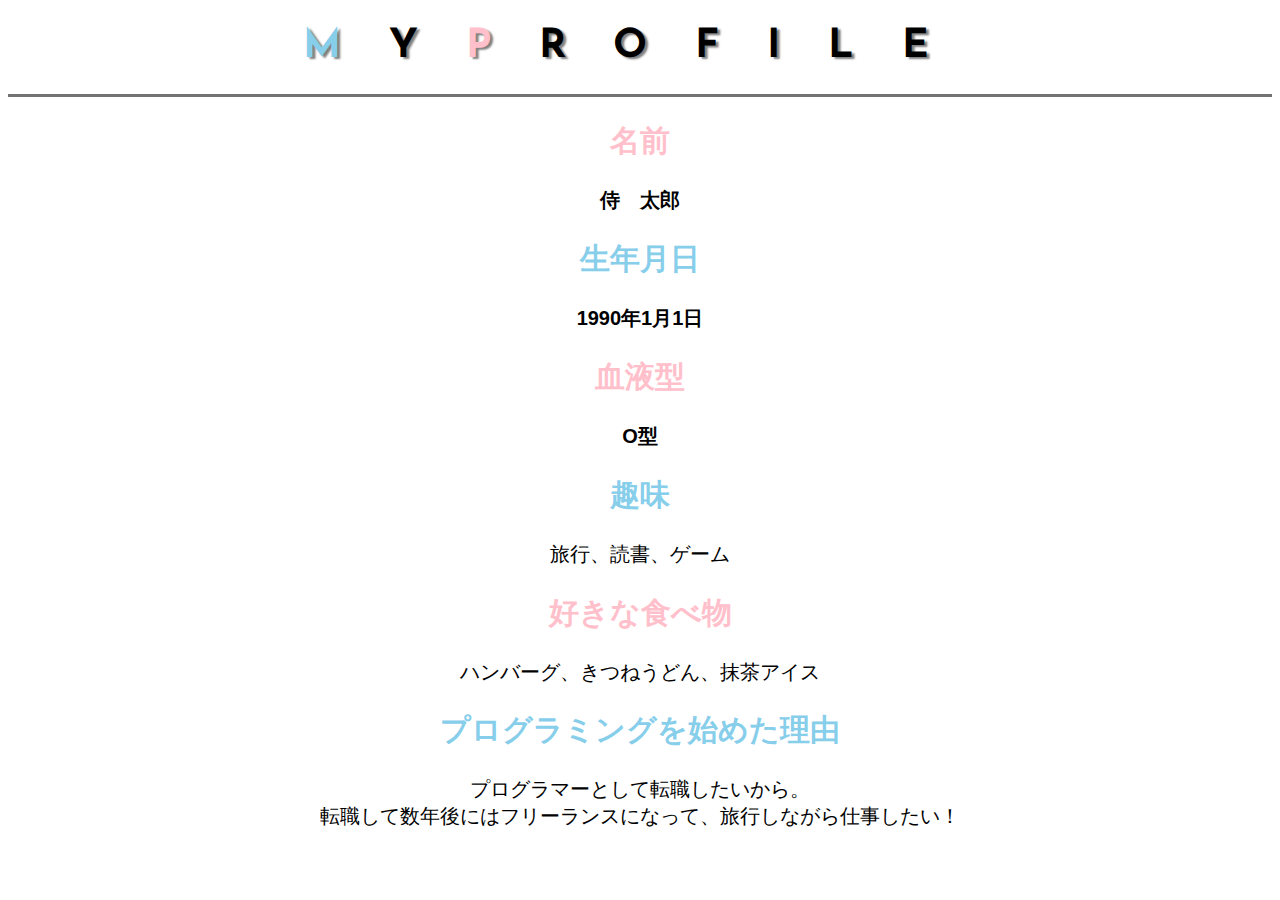
<file: kadai_014/kadai_014.html>
<!DOCTYPE html>
<html>
  <head>
    <title>14章課題</title>
     <meta name="description" content="このページは14章の課題です。">
     <meta charset="utf-8">
     <link rel="stylesheet" href="kadai_014.css">
     <link rel="preconnect"  href="https://fonts.googleapis.com">
     <link rel="preconnect"  href="https://fonts.gstatic.com" crossorigin>
     <link href="https://fonts.googleapis.com/css2?family=Josefin+Sans:ital,wght@0,200;0,400;1,700&family=Noto+Sans+JP&display=swap" rel="stylesheet">
    </head>

  <body>
    <header>
      <h1><span class="skyblue">M</span>Y<span class="pink">P</span>ROFILE</h1>
    </header>
    <main>
      <div id="basic">
        <h2 class="pink">名前</h2>
        <p class="bold">侍　太郎</p>
        <h2 class="skyblue">生年月日</h2>
        <p class="bold">1990年1月1日</p>
        <h2 class="pink">血液型</h2>
        <p class="bold">O型</p>
      </div>

      <h2 class="skyblue">趣味</h2>
      <P>旅行、読書、ゲーム</P>
      <h2 class="pink">好きな食べ物</h2>
      <P>ハンバーグ、きつねうどん、抹茶アイス</P>
      <h2 class="skyblue">プログラミングを始めた理由</h2>
      <p>プログラマーとして転職したいから。<br>転職して数年後にはフリーランスになって、旅行しながら仕事したい！</p>
    </main>
 
  </body>
</html>
</file>
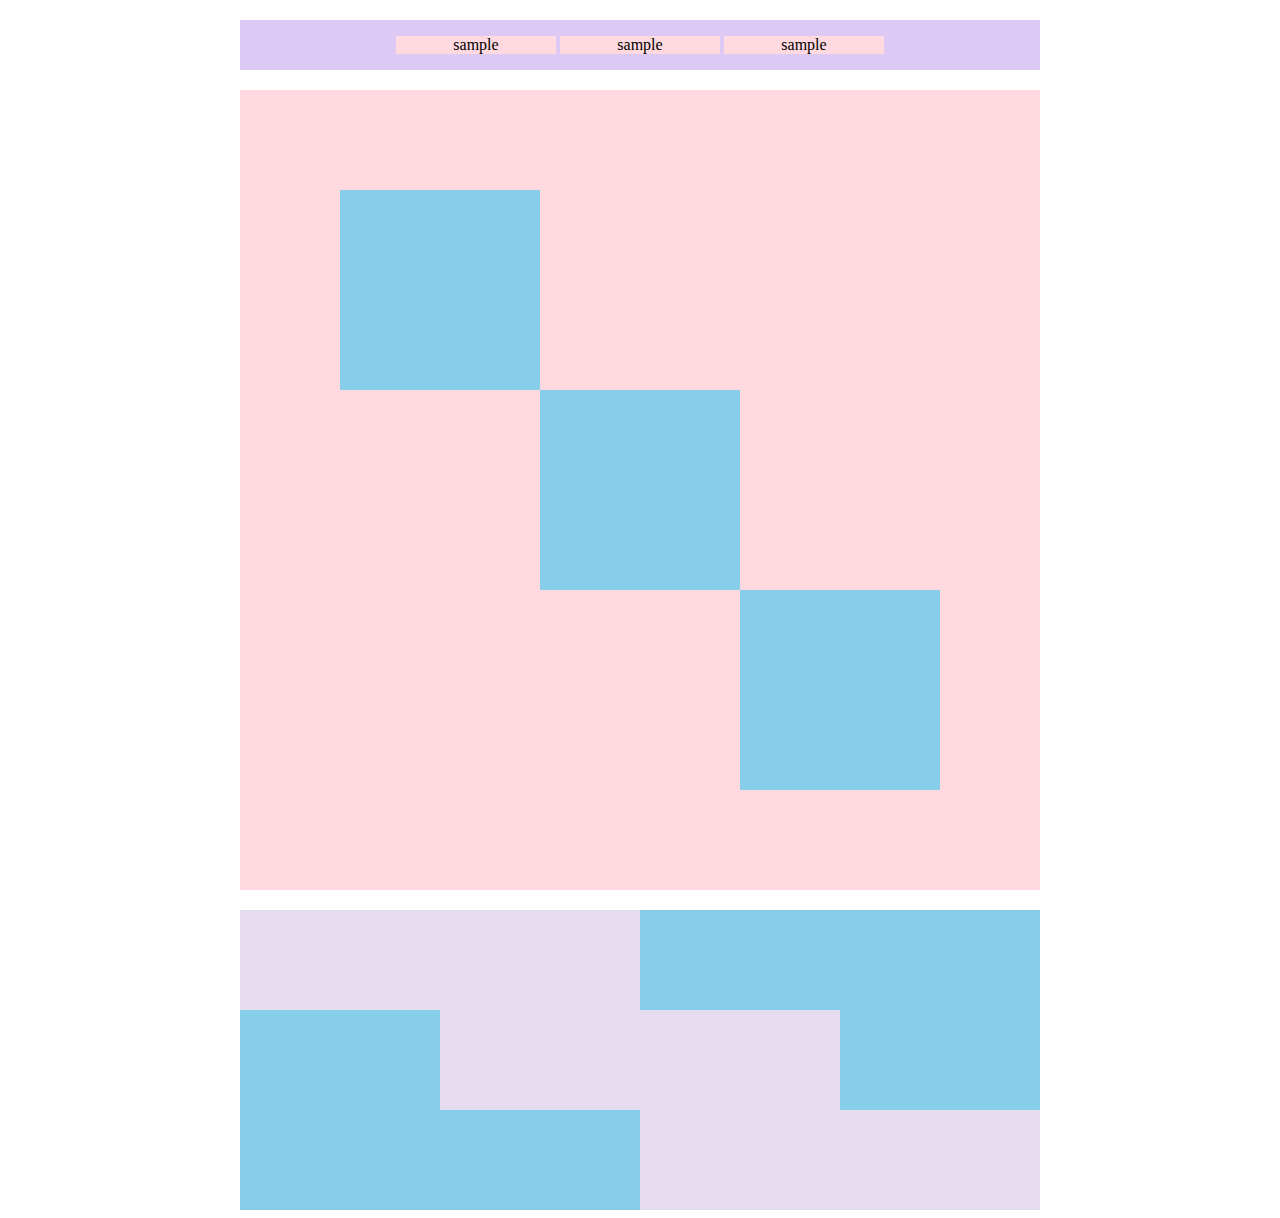
<file: kadai_018/kadai_018.html>
<!DOCTYPE html>
<html>
 <head>
   <title>18章課題</title>
   <meta name="description" content="このページは18章の課題です。">
   <meta charset="utf-8">
   <link rel="stylesheet" href="style.css">
 </head>

 <body>
  <div id="top">
      <p class="top-child">sample</p>
      <p class="top-child">sample</p>
      <p class="top-child">sample</p>
  </div>
   
  <div id="middle">
     <div id="middle-chiid01"></div>
     <div id="middle-chiid02"></div>
     <div id="middle-chiid03"></div>
   </div>
  
   <div id="bottom">
     <div id="bottom-child01"></div>
     <div id="bottom-child02"></div>
     <div id="bottom-child03"></div>
   </div>
 </body>

</html>
</file>
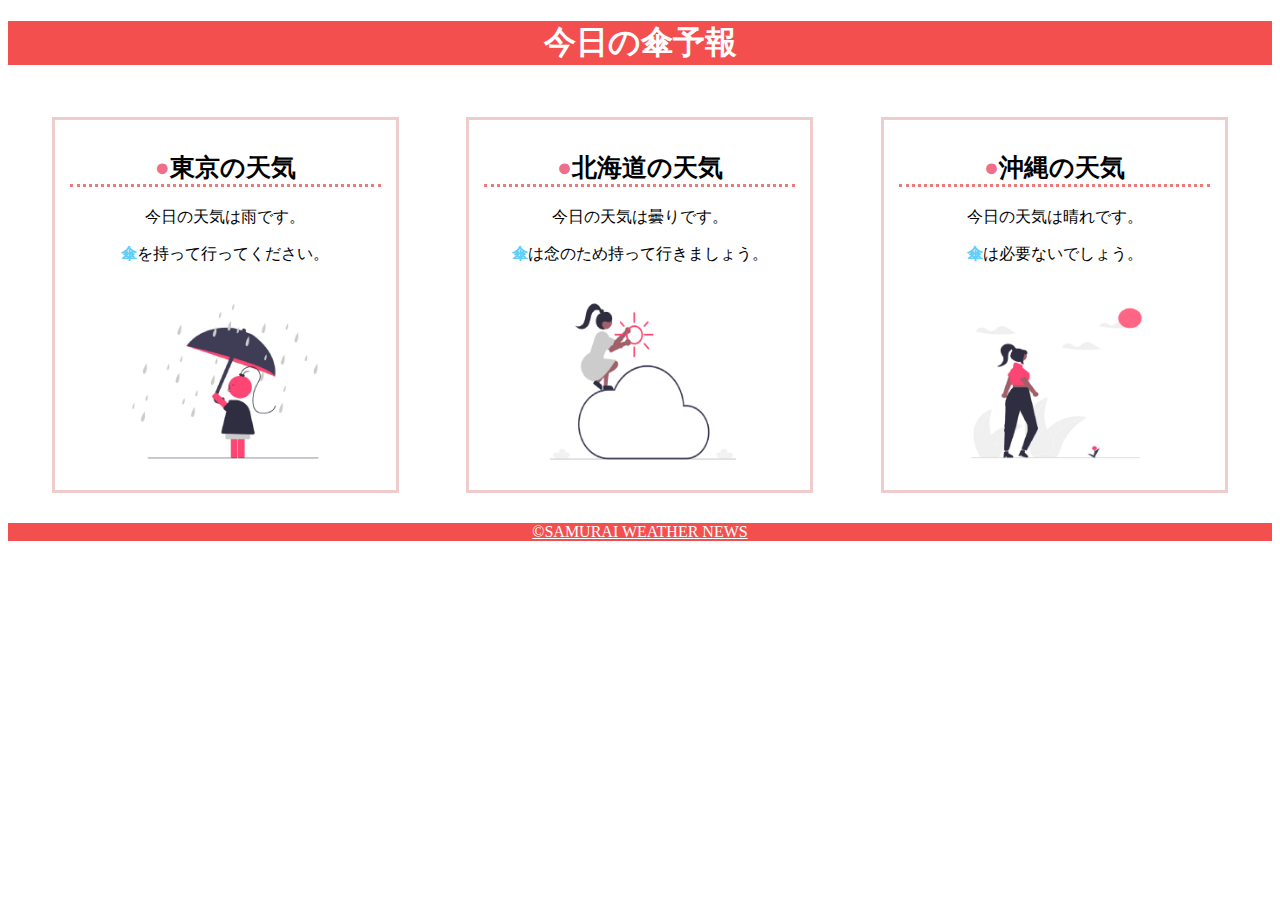
<file: kadai_022/kadai_022.html>
<!DOCTYPE html>
<html>
  <head>
    <title>22章課題</title>
    <meta name="description" conent="このページは22章の課題です。">
    <meta name="viewport" content="width=device-width, initial-scale=1.0">
    <meta charset="utf-8">
    <link rel="stylesheet" href="style.css">
  </head>

  <body>
    <header>
      <h1>今日の傘予報</h1>
    </header>
    
    <main>
      <div id="parent">
         <div class="contents">
          <h2>東京の天気</h2>
          <p>今日の天気は雨です。</p>
          <p>傘を持って行ってください。</p>
          <img src="../kadai_022/images/rainy.png">
        </div>

        <div class="contents">
          <h2>北海道の天気</h2>
          <p>今日の天気は曇りです。</p>
          <p>傘は念のため持って行きましょう。</p>
          <img src="../kadai_022/images/cloudy.png">
        </div>

        <div class="contents">
          <h2>沖縄の天気</h2>
          <p>今日の天気は晴れです。</p>
          <p>傘は必要ないでしょう。</p>
          <img src="../kadai_022/images/sunny.png">
        </div>
       </div>

    </main>

    <footer>
      <a href="https://www.sejuku.net/corp/">&copy;SAMURAI WEATHER NEWS</a>
    </footer>
  </body>
</html>
</file>
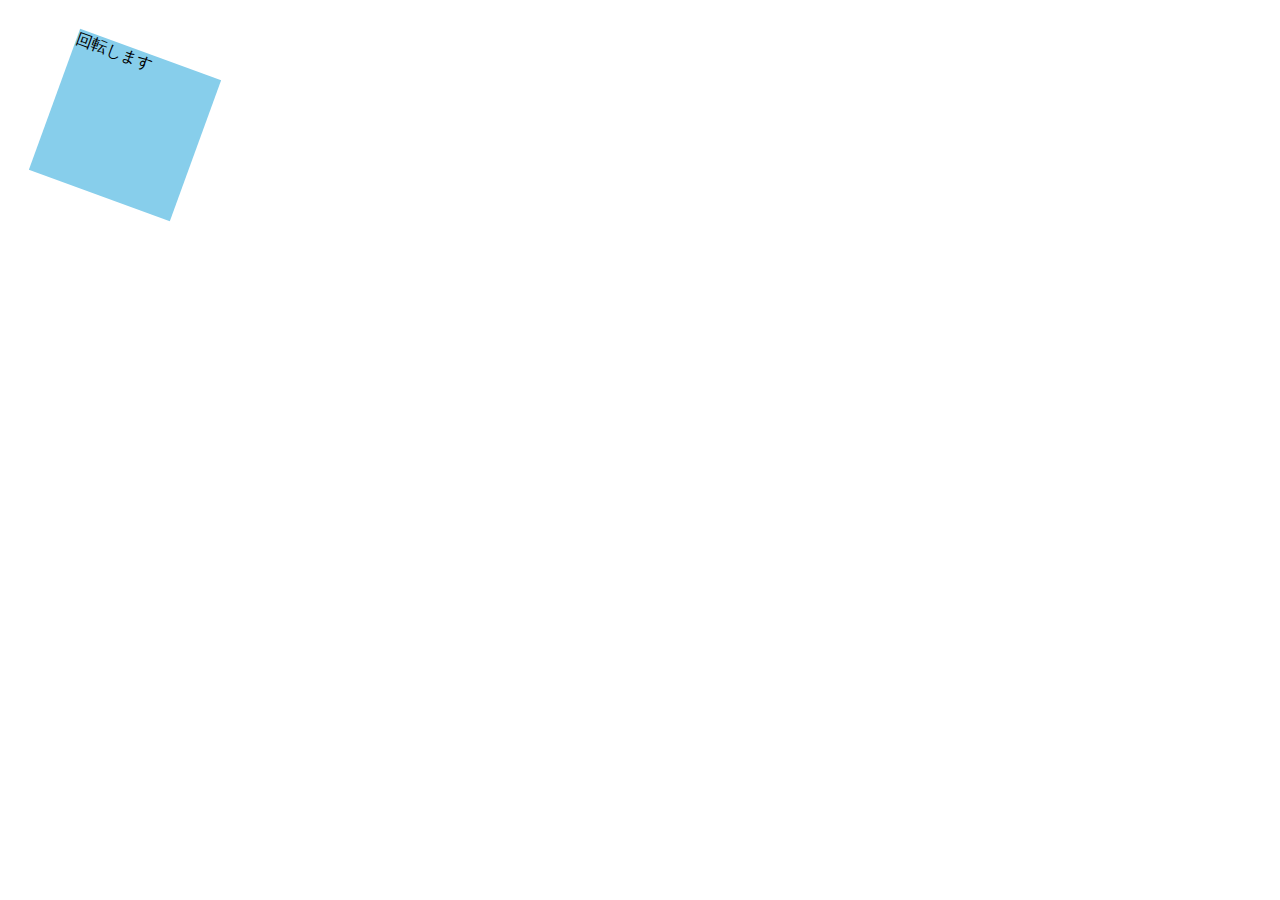
<file: kadai_mdn_css/mdn.html>
<!DOCTYPE html>
<html>
  <head>
    <style>
      div{
        position: absolute;
        left: 50px;
        top: 50px;
        width: 150px;
        height: 150px;
        background-color: skyblue;
        transform: rotate(20deg);
      }
    </style>
  </head>

  <body>
    <div>
      回転します
    </div>

  </body>
</html>
</file>
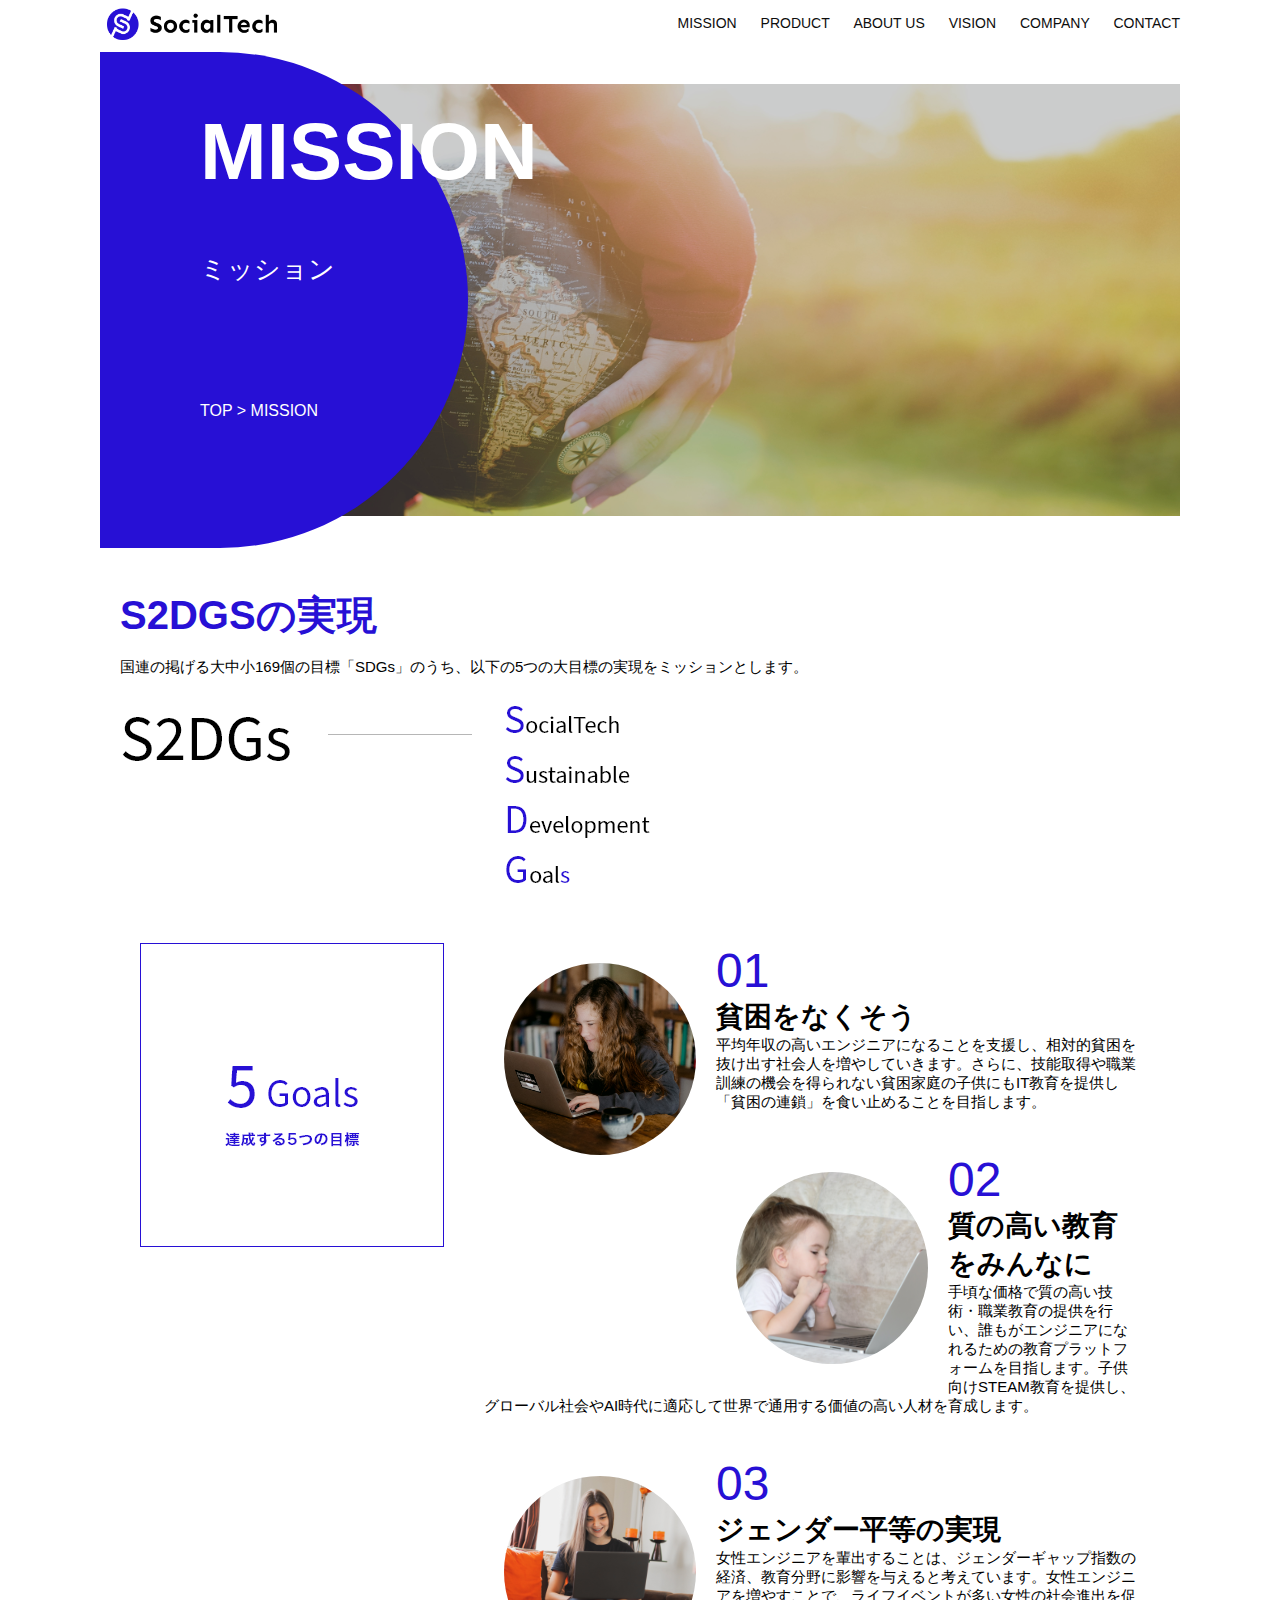
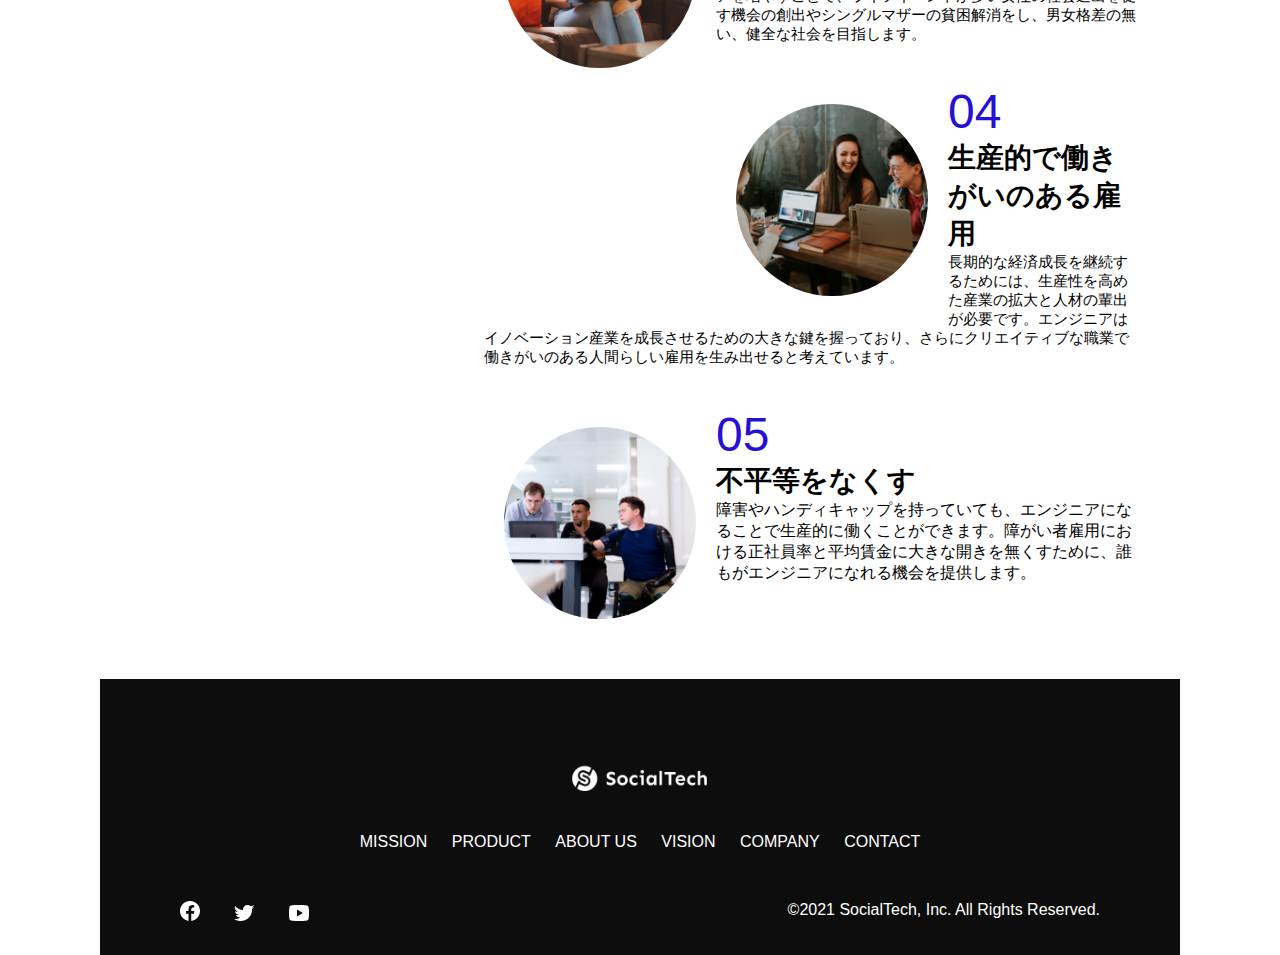
<file: kadai_tutorial_output/mission.html>
<!DOCTYPE html>
<html>
  <head>
    <title>SocialTech - MISSION ミッション -</title>
    <meta charset="utf-8">
    <meta name="description" content="SocialTechが目指す5つの目標（S2DGs）を紹介します">
    <meta name="viewport" content="width=device-width,initial-scale=1.0">
    <link rel="stylesheet" href="style.css">
  </head>

  <body>
    <header>
      <a href="index.html" id="logo"><img src="images/logo.png" alt="トップページに戻る"></a>
     
      <!--PC用ナビゲーション-->
      <nav id="nav-pc">
        <a href="mission.html">MISSION</a>
        <a href="product.html">PRODUCT</a>
        <a href="index.html#aboutus">ABOUT US</a>
        <a href="index.html#vision">VISION</a>
        <a href="index.html#company">COMPANY</a>
        <a href="index.html#contact">CONTACT</a>
      </nav>

      <!--スマホ用メニューボタン-->
      <img id="menu-sp" src="images/button-menu.png" alt="ナビゲーションを開く" 
       onclick="document.getElementById('nav-sp').style.display = 'block'">
      <!--スマホ用ナビゲーション-->
       <nav id="nav-sp">
        <img id="close" src="images/button-close.png" alt="ナビゲーションを閉じる"
         onclick="document.getElementById('nav-sp').style.display = 'none'">
        <a id="logo-sp" href="index.html" onclick="document.getElementById('nav-sp').style.display = 'none'">
        <img src="images/logo-sp.png" alt="トップページに戻る"></a>
        <a class="menu" href="mission.html" onclick="document.getElementById('nav-sp').style.display = 'none'">MISSION</a>
        <a class="menu" href="product.html" onclick="document.getElementById('nav-sp').style.display = 'none'">PRODUCT</a>
        <a class="menu" href="index.html#aboutus" onclick="document.getElementById('nav-sp').style.display = 'none'">ABOUT US</a>
        <a class="menu" href="index.html#vision" onclick="document.getElementById('nav-sp').style.display = 'none'">VISION</a>
        <a class="menu" href="index.html#company" onclick="document.getElementById('nav-sp').style.display = 'none'">COMPANY</a>
        <a class="menu" href="index.html#contact" onclick="document.getElementById('nav-sp').style.display = 'none'">CONTACT</a>
        <div id="sns">
          <a href="https://www.facebook.com/sejuku2013"><img src="images/button-facebook.png" alt="Facebookのリンク"></a>
          <a href="https://twitter.com/samuraijuku"><img src="images/button-twitter.png" alt="Twitterのリンク"></a>
          <a href="https://www.youtube.com/channel/UCCFOQO5aDK0xXam4cUQXT8g"><img src="images/button-youtube.png" alt="YouTubeのリンク"></a>
        </div>
       </nav>
    </header>

    <main>
      <article>
        <section id="mission-main">
          <div id="mission-title">
            <h1>MISSION</h1>
            <span>ミッション</span>
            <div>TOP > MISSION</div>
          </div>
        </section>

        <section id="mission-s2dgs">
          <h2 class="mission-h2">S2DGSの実現</h2>
          <p>国連の掲げる大中小169個の目標「SDGs」のうち、以下の5つの大目標の実現をミッションとします。</p>
          <img src="images/mission/mission-s2dgs.png" alt="S2DGs">
        </section>

        <section id="mission-5goals">
          <div>
            <img id="s2dgs-image" src="images/mission/mission-5goals.png" alt="5Goals">
          </div>
          <div>
            <div>
              <img class="fivegoals-image-left" src="images/mission/mission-5goals01.png" alt="PCを操作する女の子">
              <span class="fivegoals-number">01</span>
              <h3 class="fivegoals-h3">貧困をなくそう</h3>
              <p class="fivegoals-p">
                平均年収の高いエンジニアになることを支援し、相対的貧困を抜け出す社会人を増やしていきます。さらに、技能取得や職業訓練の機会を得られない貧困家庭の子供にもIT教育を提供し「貧困の連鎖」を食い止めることを目指します。
              </p>
            </div>
            <div>
              <img class="fivegoals-image-left" src="images/mission/mission-5goals02.png" alt="PCを見つめる小さい女の子">
              <span class="fivegoals-number">02</span>
              <h3 class="fivegoals-h3">質の高い教育をみんなに</h3>
              <p class="fivegoals-p">
                手頃な価格で質の高い技術・職業教育の提供を行い、誰もがエンジニアになれるための教育プラットフォームを目指します。子供向けSTEAM教育を提供し、グローバル社会やAI時代に適応して世界で通用する価値の高い人材を育成します。
              </p>
            </div>
            <div>
              <img class="fivegoals-image-left" src="images/mission/mission-5goals03.png" alt="PCを操作する女性">
              <span class="fivegoals-number">03</span>
              <h3 class="fivegoals-h3">ジェンダー平等の実現</h3>
              <p class="fivegoals-p">
                女性エンジニアを輩出することは、ジェンダーギャップ指数の経済、教育分野に影響を与えると考えています。女性エンジニアを増やすことで、ライフイベントが多い女性の社会進出を促す機会の創出やシングルマザーの貧困解消をし、男女格差の無い、健全な社会を目指します。
              </p>
            </div>
            <div>
              <img class="fivegoals-image-left" src="images/mission/mission-5goals04.png" alt="笑顔で話し合う3人の男女">
              <span class="fivegoals-number">04</span>
              <h3 class="fivegoals-h3">生産的で働きがいのある雇用</h3>
              <p class="fivegoals-p">
                長期的な経済成長を継続するためには、生産性を高めた産業の拡大と人材の輩出が必要です。エンジニアはイノベーション産業を成長させるための大きな鍵を握っており、さらにクリエイティブな職業で働きがいのある人間らしい雇用を生み出せると考えています。
              </p>
            </div>
            <div>
              <img class="fivegoals-image-left" src="images/mission/mission-5goals05.png" alt="障害を持つ男性が生き生きと働く様子">
              <span class="fivegoals-number">05</span>
              <h3 class="fivegoals-h3">不平等をなくす</h3>
                障害やハンディキャップを持っていても、エンジニアになることで生産的に働くことができます。障がい者雇用における正社員率と平均賃金に大きな開きを無くすために、誰もがエンジニアになれる機会を提供します。              <p class="fivegoals-p">
              </p>
            </div>
          </div>
        </section>


      </article>
      <footer>
        <div id="footer-logo">
          <img src="images/logo-sp.png" alt="SocialTech">
        </div>
        <div id="footer-link">
          <a href="mission.html">MISSION</a>
          <a href="product.html">PRODUCT</a>
          <a href="index.html#aboutus">ABOUT US</a>
          <a href="index.html#vision">VISION</a>
          <a href="index.html#company">COMPANY</a>
          <a href="index.html#contact">CONTACT</a>
        </div>
        <div id="sns-footer">
          <a href="https://www.facebook.com/sejuku2013"><img src="images/button-facebook.png" alt="Facebookのリンク"></a>
          <a href="https://twitter.com/samuraijuku"><img src="images/button-twitter.png" alt="Twitterのリンク"></a>
          <a href="https://www.youtube.com/channel/UCCFOQO5aDK0xXam4cUQXT8g"><img src="images/button-youtube.png" alt="YouTubeのリンク"></a>
          <span id="copyright">&copy;2021 SocialTech, Inc. All Rights Reserved.</span>
        </div>
      </footer>
    </main>
  </body>
</html>
</file>
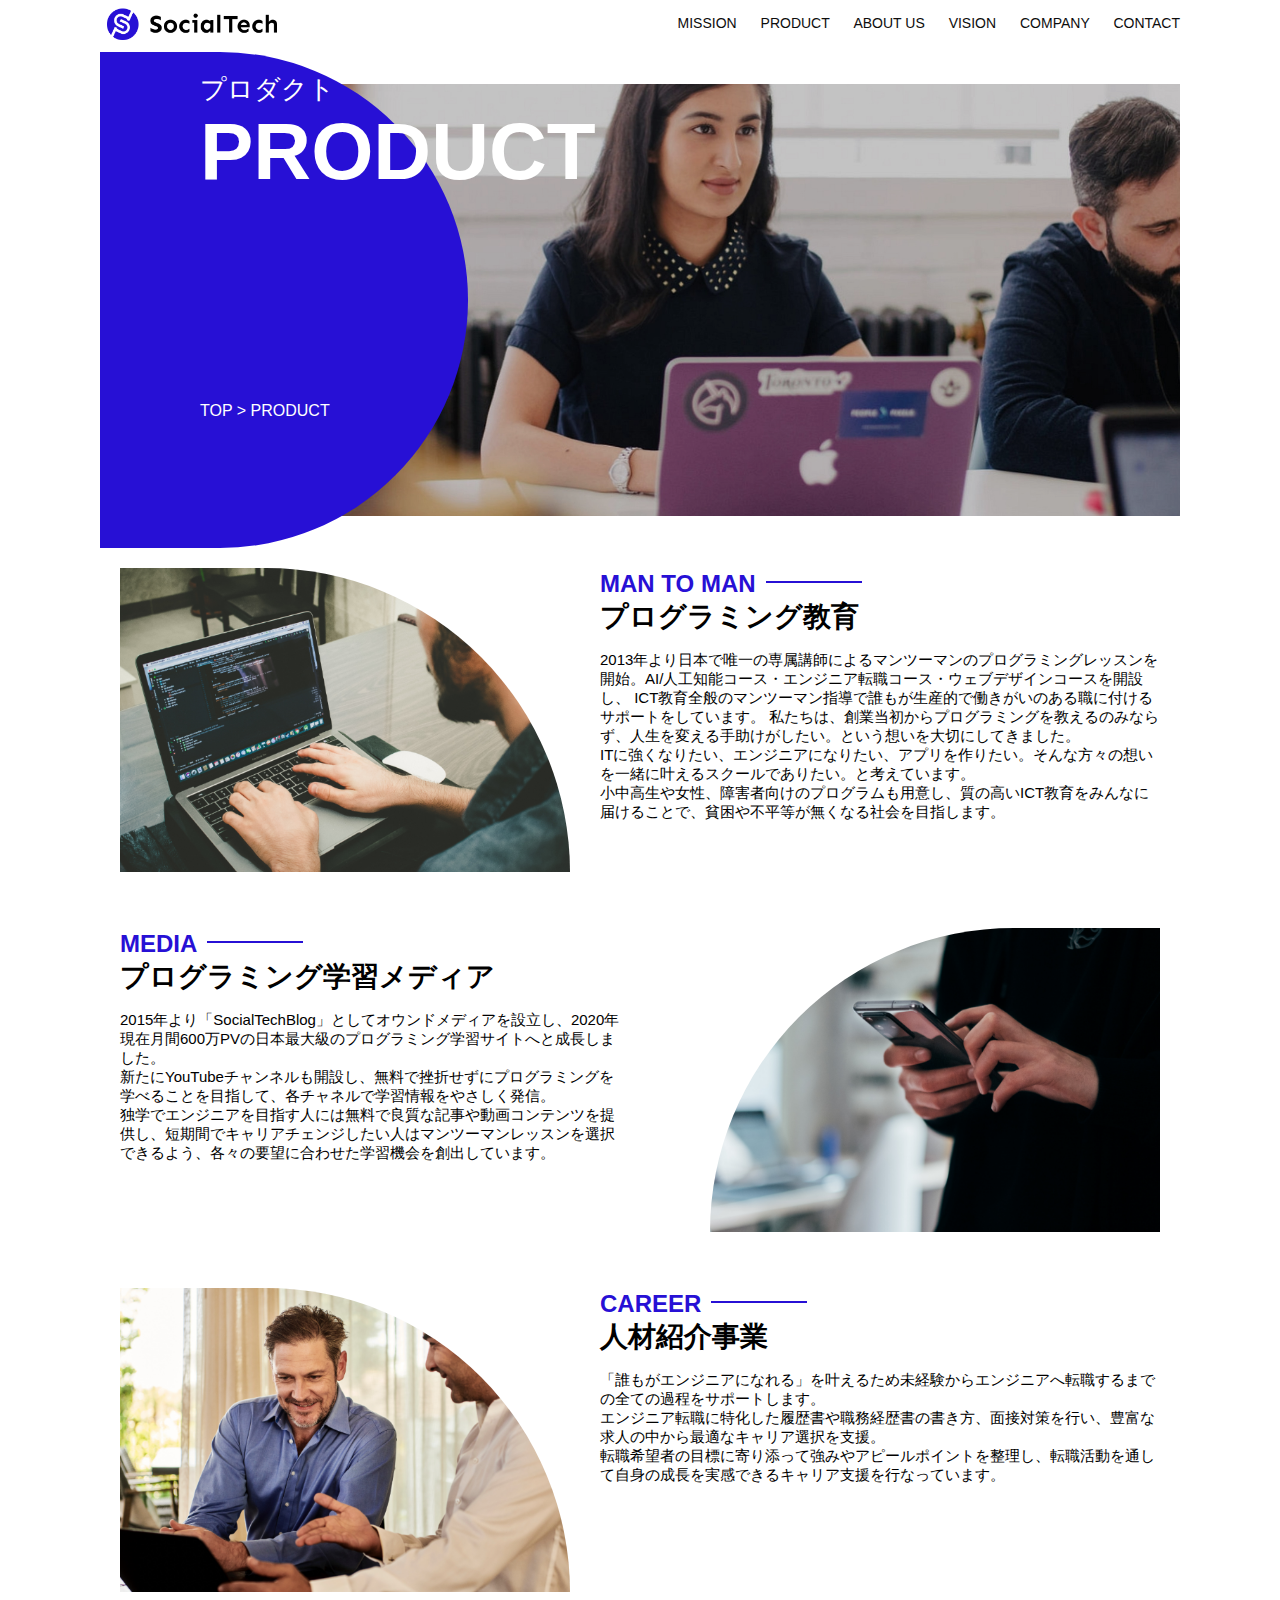
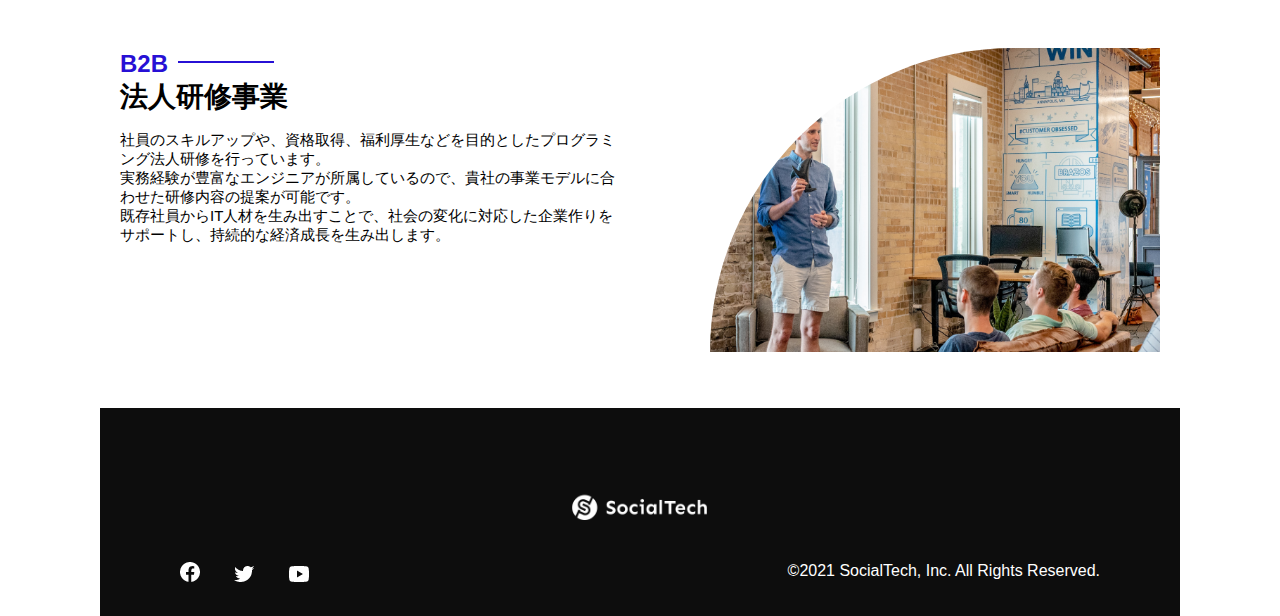
<file: kadai_tutorial_output/product.html>
<!DOCTYPE html>
<html>
  <head>
    <title>SocialTech -PRODUCT プロダクト-</title>
      <meta charset="utf-8">
      <meta name="description" content="SocialTechの4つのプロダクトを紹介します">
      <meta name="viewport" content="width=device-width, initial-scale=1.0">
      <link rel="stylesheet" href="style.css">
  </head>

  <body>
    <header>
      <a href="index.html" id="logo"><img src="images/logo.png" alt="トップページに戻る"></a>
     <!--PC用ナビゲーション-->
     <nav id="nav-pc">
      <a href="mission.html">MISSION</a>
      <a href="product.html">PRODUCT</a>
      <a href="index.html#aboutus">ABOUT US</a>
      <a href="index.html#vision">VISION</a>
      <a href="index.html#company">COMPANY</a>
      <a href="index.html#contact">CONTACT</a>
     </nav>

     <!--スマホ用メニューボタン-->
     <img id="menu-sp" src="images/button-menu.png" alt="ナビゲーションを開く" onclick="document.getElementById('nav-sp').style.display = 'block'">
     <!--スマホ用ナビゲーション-->
     <nav id="nav-sp">
      <img id="close" src="images/button-close.png" alt="ナビゲーションを閉じる" onclick="document.getElementById('nav-sp').style.display = 'none'">
      <a id="logo-sp" href="index.html" onclick="document.getElementById('nav-sp').style.display = 'none'">
      <img src="images/logo-sp.png" alt="トップページに戻る"></a>
      <a class="menu" href="mission.html" onclick="document.getElementById('nav-sp').style.display = 'none'">MISSION</a>
      <a class="menu" href="product.html" onclick="document.getElementById('nav-sp').style.display = 'none'">PRODUCT</a>
      <a class="menu" href="index.html#aboutus" onclick="document.getElementById('nav-sp').style.display = 'none'">ABOUT US</a>
      <a class="menu" href="index.html#vision" onclick="document.getElementById('nav-sp').style.display = 'none'">VISION</a>
      <a class="menu" href="index.html#company" onclick="document.getElementById('nav-sp').style.display = 'none'">COMPANY</a>
      <a class="menu" href="index.html#contact" onclick="document.getElementById('nav-sp').style.display = 'none'">CONTACT</a>
      <div id="sns">
        <a href="https://www.facebook.com/sejuku2013"><img src="images/button-facebook.png" alt="Facebookのリンク"></a>
        <a href="https://twitter.com/samuraijuku"><img src="images/button-twitter.png" alt="Twitterのリンク"></a>
        <a href="https://www.youtube.com/channel/UCCFOQO5aDK0xXam4cUQXT8g"><img src="images/button-youtube.png" alt="YouTubeのリンク"></a>
      </div>
     </nav>
    </header>

    <main>
      <article>
        <section id="product-main">
          <div id="product-title">
            <h1>PRODUCT</h1>
            <span>プロダクト</span>
            <div>TOP > PRODUCT</div>
          </div>
        </section>

        <section class="product-section1">
          <img src="images/product/product-mantoman.png" alt="PCでコードを書く男性">
          <div>
            <h2 class="product-h2">MAN TO MAN</h2>
            <h3 class="product-h3">プログラミング教育</h3>
            <p>
              2013年より日本で唯一の専属講師によるマンツーマンのプログラミングレッスンを開始。AI/人工知能コース・エンジニア転職コース・ウェブデザインコースを開設し、
              ICT教育全般のマンツーマン指導で誰もが生産的で働きがいのある職に付けるサポートをしています。
              私たちは、創業当初からプログラミングを教えるのみならず、人生を変える手助けがしたい。という想いを大切にしてきました。
              <br>ITに強くなりたい、エンジニアになりたい、アプリを作りたい。そんな方々の想いを一緒に叶えるスクールでありたい。と考えています。
              <br>小中高生や女性、障害者向けのプログラムも用意し、質の高いICT教育をみんなに届けることで、貧困や不平等が無くなる社会を目指します。
            </p>
          </div>
        </section>
        <section class="product-section2">
           <div>
            <h2 class="product-h2">MEDIA</h2>
            <h3 class="product-h3">プログラミング学習メディア</h3>
            <p>
              2015年より「SocialTechBlog」としてオウンドメディアを設立し、2020年現在月間600万PVの日本最大級のプログラミング学習サイトへと成長しました。
             <br>新たにYouTubeチャンネルも開設し、無料で挫折せずにプログラミングを学べることを目指して、各チャネルで学習情報をやさしく発信。
             <br>独学でエンジニアを目指す人には無料で良質な記事や動画コンテンツを提供し、短期間でキャリアチェンジしたい人はマンツーマンレッスンを選択できるよう、各々の要望に合わせた学習機会を創出しています。
            </p>
          </div>
          <img src="images/product/product-media.png" alt="スマートフォンを操作する人">
        </section>
        <section class="product-section1">
          <img src="images/product/product-career.png" alt="笑顔で話し合う2人の男性">
          <div>
            <h2 class="product-h2">CAREER</h2>
            <h3 class="product-h3">人材紹介事業</h3>
            <p>
              「誰もがエンジニアになれる」を叶えるため未経験からエンジニアへ転職するまでの全ての過程をサポートします。
              <br>エンジニア転職に特化した履歴書や職務経歴書の書き方、面接対策を行い、豊富な求人の中から最適なキャリア選択を支援。
              <br>転職希望者の目標に寄り添って強みやアピールポイントを整理し、転職活動を通して自身の成長を実感できるキャリア支援を行なっています。<br>
            </p>
          </div>
        </section>
        <section class="product-section2">
           <div>
            <h2 class="product-h2">B2B</h2>
            <h3 class="product-h3">法人研修事業</h3>
            <p>
              社員のスキルアップや、資格取得、福利厚生などを目的としたプログラミング法人研修を行っています。
              <br>実務経験が豊富なエンジニアが所属しているので、貴社の事業モデルに合わせた研修内容の提案が可能です。
              <br>既存社員からIT人材を生み出すことで、社会の変化に対応した企業作りをサポートし、持続的な経済成長を生み出します。
            </p>
          </div>
          <img src="images/product/product-b2b.png" alt="講演中の男性とそれを聴く人々">
        </section>        

        

      </article>
      <footer>
        <div id="footer-logo">
          <img src="images/logo-sp.png" alt="SocialTech">
        </div>
        <div id="sns-footer">
          <a href="https://www.facebook.com/sejuku2013"><img src="images/button-facebook.png" alt="Facebookのリンク"></a>
          <a href="https://twitter.com/samuraijuku"><img src="images/button-twitter.png" alt="Twitterのリンク"></a>
          <a href="https://www.youtube.com/channel/UCCFOQO5aDK0xXam4cUQXT8g"><img src="images/button-youtube.png" alt="YouTubeのリンク"></a>
          <span id="copyright">&copy;2021 SocialTech, Inc. All Rights Reserved.</span>
        </div>
      </footer>
    </main>
  </body>
</html>
</file>
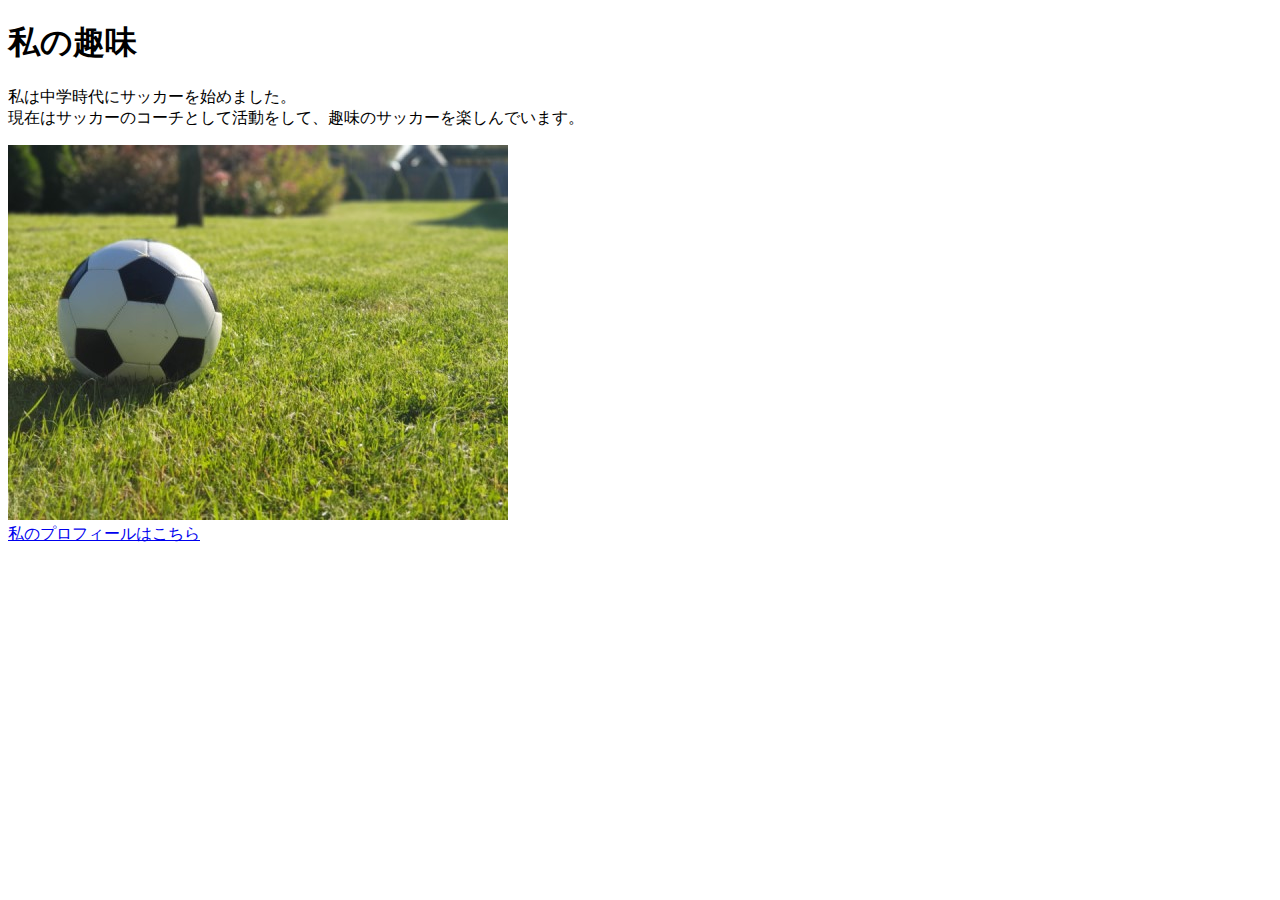
<file: kadai_005/html/kadai_005.html>
<!DOCTYPE html>
<html>
  <head>
    <title>5章課題</title>
    <meta name="description"content="このページは5章の課題です。">
    <meta chartset="utf-8">
  </head>

  <body>
    <h1>私の趣味</h1>
    <p>私は中学時代にサッカーを始めました。<br>現在はサッカーのコーチとして活動をして、趣味のサッカーを楽しんでいます。</p>
    <img src="../images/sample.jpg"><br>
    <a href="https://twitter.com/samuraijuku">私のプロフィールはこちら</a>
  </body>
  
</html>
</file>
<file: html-css-kadai_013/style.css>
/* PC、スマホ共通スタイル */
body {
  font-family: "Source Sans Pro", "Hiragino Kaku Gothic ProN", Meiryo, Arial,
    sans-serif;
}

p {
  font-size: 15px;
}

#main-visual>img {
  width: 100%;
}

/*================
PC用のスタイル 
=================*/
@media screen and (min-width: 768px) {
  /* 横幅設定 */
  body {
    max-width: 1080px;
    min-width: 960px;
    margin: 0 auto 0 auto;
  }

  /* ヘッダー */
  header {
    display: flex;
    justify-content: space-between;
  }

  /* ナビゲーションのレイアウト */
  #nav-pc {
    text-align: right;
    font-size: 14px;
    padding-top: 15px;
  }

  /* ナビゲーションのリンクの装飾設定 */
  #nav-pc>a {
    text-decoration: none;
    margin-left: 20px;
  }

  #nav-pc>a:link {
    color: #0d0d0d;
  }

  #nav-pc>a:visited {
    color: #0d0d0d;
  }

  #nav-pc>a:hover {
    color: #0d0d0d;
    text-decoration: underline;
  }

  #nav-pc>a:active {
    color: #0d0d0d;
  }

  #menu-sp {
    display: none;
  }

  #nav-sp {
    display: none;
  }
}

/*=======================
スマートフォン用のスタイル
=======================*/
@media screen and (max-width: 767px) {
  #body {
    min-width: 375px;
    margin: 0;
  }

  #nav-pc {
    display: none;
  }

  #menu-sp {
    float: right;
    padding: 0;
  }

  #nav-sp {
    background-color: #ce933e;
    position: absolute;
    left: 0;
    top: 0;
    height: 100%;
    width: 100%;
    display: none;
    z-index: 100;
  }

  #close {
    position: absolute;
    top: 20px;
    right: 20px;
  }

  #logo-sp {
    margin: 80px 0px 30px 20px;
  }

  #nav-sp > a {
    display: block;
  }

  #nav-sp >a:link {
    color: #ffffff;
  }

  #nav-sp > a:visited {
    color: #ffffff;
  }

  #nav-sp > a:hover {
    color: #ffffff;
    text-decoration: underline;
  }

  #nav-sp > a:active {
    color: #ffffff;
  }

  .menu {
    text-decoration: none;
    display: block;
    margin: 0 20px;
    height: 44px;
    font-size: 16px;
    background-image: url("images/arrow.png");
    background-repeat: no-repeat;
    background-position: right top;
  }
}
</file>
<file: kadai_tutorial_output/style.css>
body {
  font-family: "Source Sans Pro", "Hiragino Kaku Gothic ProN", Meiryo, Arial, sans-serif;
}
p {
  font-size: 15px;
}

/*======================
PC用のスタイル
======================*/
@media screen and (min-width: 768px) {

body {
  max-width: 1080px;
  min-width: 960px;
  margin: 0 auto 0 auto; 
}

header {
  display: flex;
  justify-content: space-between;
}

#nav-pc {
  text-align: right;
  font-size: 14px;
  padding-top: 15px;
}
#nav-pc > a {
  text-decoration: none;
  margin-left: 20px;
}

#nav-pc > a:link {
  color: #0d0d0d;
}
#nav-pc > a:visited {
  color: #0d0d0d;
}
#nav-pc > a:hover {
  color: #0d0d0d;
  text-decoration: underline;
}
#nav-pc > a:active {
  color: #0d0d0d;
}
#nav-sp,
#menu-sp {
  display: none;
}

#main-visual {
  position: relative;
  height: 400px;
}

#main-message {
  position: absolute;
  top: 0;
  left: 0;
  background-color: #2710d5;
  color: #ffffff;
  border-radius: 0 0 476px 0;
  max-width: 620px;
  height: 100%;
  width: 100%;
  z-index: 11;
 }
#main-message > h1 {
  font-size: 60px;
  font-weight: bold;
  margin: 100px 0 0 50px;
 }
#main-message > p {
  font-size: 28px;
  margin: 0 0 0 50px;
 }
#main-visual > img {
  max-width: 620px;
  border-radius: 476px 0 0 0;
  position: absolute;
  top: 0px;
  right: 0px;
  z-index: 10;
 }

 h2 {
  margin: 40px 0 0 0;
 }
 h2::after {
  content: url(images/line.png);
  margin-left: 10px;
 }
 h3 {
  font-size: 27px;
 }

 #mission {
  margin: 80px auto 80px auto;
  width: 100%;
 }
 #mission-flex {
  width: 100%;
  display: flex;
 }
 #mission-flex > div{
  width: 50%;
  margin: 20px;
 }
 #mission-photo {
  width: 100%;
 }
#s2dgs {
  margin-top: 50px;
  width: 100%;
}

#product {
  background-color: #fafafa;;
  margin: 80px 0 80px 0;
  padding: 10px 40px 0 px 40px;
}
#product > div {
  margin-top: 40px;
  display: flex;
}
#product-left {
  width: 50%;
  margin-right: 20px;
}
#product-right {
  width: 50%;
  margin-left: 20px;
  margin-top: 80px;
}
#product-left > div {
  position: relative;
  height: 480px;
  margin-right: 20px;
}
#product-right > div {
  position: relative;
  height: 480px;
  margin-left: 20px;
}
.poduct-photo {
  width: 100%;
}
.product-explain {
  background-color: #ffffff;
  position: absolute;
  left: 0;
  top: 280px;
  margin: 0 40px 0 40px;
  padding: 20px;
  box-shadow: 5px 5px 10px rgba(0, 0, 0, 0.05);
} 
.product-explain > span {
  color: #2710d5;
  font-weight: bold;
  font-size: 16px;
  margin: 0;
}
.product-explain > h3 {
  font-size: 20px;
  margin: 5px 0 5px 0; 
}
.product-explain > p {
  font-size: 14px;
  margin: 0;
}
#product-more {
  margin: 0 auto -42px auto;
}
#aboutus {
  margin: 80px auto 80px auto;
}
#aboutus > div {
  display: flex;
}
.culture-img {
  width: 100%;
  align-self: flex-start;
}
.culture-img2 {
  margin-top: 50px;
  width: 100%;
}
.culture-table {
  max-width: 500px;
  margin-right: 50px;
}
.culture-num {
  font-size: 80px;
  color: #2710d5;
  margin: 0 20px 0 0;
}
.culture-en {
  color: #2710d5;
  font-weight: bold;
  font-size: 24px;
  display: block;
}
.culture-jp {
  font-size: 28px;
  font-weight: bold;
}
.culture-description {
  margin: 0;
}

#VISION {
  margin: 80px auto 80px auto;
}
#vision > div {
  width: 100%;
  display: flex;
  justify-content: space-between;
  flex-wrap: wrap;
}
.vision-box {
  width: 300px;
  height: 300px;
  margin-bottom: 30px;
  position: relative;
}
.vision-box > img {
  width: 100%;
  height: auto;
  position: absolute;
  top: 0;
  left: 0;
  z-index: 30;
}
.vision-box > span {
  position: absolute;
  top: 0;
  left: 0;
  z-index: 31;
  margin-right: 20px;
}
.vision-box > span > h4 {
  color: #2710d5;
  font-size: 19px;
  margin: 80px 0 0 0;
}
.vision-box > span >h4::first-letter {
  font-size: 40px;
}
.vision-box > span > h5 {
  font-size: 20px;
  margin: 0 0 0 0;
}
.vision-box > span > p {
  margin: 10px 0 0 0;
}
#company {
  margin: 80px auto 80px auto;
}
#company-table {
  width: 100%;
}
.tabeleheader {
  text-align: left;
  padding: 20px;
  border-bottom-color: #2710d5;
  border-bottom-width: 1px;
  border-bottom-style: solid;
  width: 100px;
}  
.tableheader-first {  
  text-align: left;
  padding: 20px;
  border-bottom-color: #2710d5;
  border-bottom-width: 1px;
  border-bottom-style: solid;
  border-top-color: #2710d5;
  border-top-width: 1px;
  border-top-style: solid;
  width: 100px;
}
.cell {
  padding: 30px;
  border-bottom-color: #ececec;
  border-bottom-width: 1px;
  border-bottom-style: solid;
}
.cell-first {
  padding: 30px;
  border-bottom-color: #ececec;
  border-bottom-width: 1px;
  border-bottom-style: solid;
  border-top-color: #ececec;
  border-top-width: 1px;
  border-top-style: solid;
}
#company > iframe {
  width: 100%;
  height: 368px;
  margin-top: 40px;
}
#contact {
  margin: 80px auto 80px auro;
}
#contact > form > div {
  display: flex;
  flex-direction: row;
  flex-wrap: wrap;
  padding-bottom: 30px;
}
.contact-heading {
  width: 240px;
  align-self: center;
}
.contact-label {
  font-weight: bold;
}
.contact-span {
  color: #ce2222;
  margin: 0 0 0 20px;
  font-weight: bold;
}
.contact-textbox {
  border-top: 0;
  border-left: 0;
  border-right: 0;
  border-bottom-width: 1px;
  border-bottom-color: #707070;
  border-bottom-style: solid;
  background-color: #fafafa;
  width: 400px;
  height: 56px;
}
.contact-textarea {
  border-top: 0;
  border-left: 0;
  border-right: 0;
  border-bottom-width: 1px;
  border-bottom-color: #707070;
  border-bottom-style: solid;
  background-color: #fafafa;
  width: 400px;
  height: 200px;
}
details {
  width: 700px;
}
details > div {
  background-color: #fafafa;
  padding: 20px;
}
details > div > span {
  font-weight: bold;
}
footer {
  background-color: #0d0d0d;
  text-align: center;
  padding: 80px 80px 30px 80px;
}
#footer-logo {
  margin-bottom: 30px;
}
#footer-link {
  margin-bottom: 50px;
}
#footer-link > a {
  text-decoration: none;
  margin: 10px;
}
#footer-link > a:link {
  color: #ffffff
}
#footer-link > a:visited {
  color: #ffffff;
}
#footer-link > a:hover {
  color: #ffffff;
  text-decoration: underline;
}
#footer-link > a:active {
  color: #ffffff;
}
#sns-footer {
  text-align: left;
  width: 100%;
}
#sns-footer > a {
  margin-right: 30px;
}
#copyright {
  color: #ffffff;
  float: right;
}

/*mission.html用スタイル*/
#mission-main {
  height: 496px;
  width: 100%;
  background-image: url(images/mission/mission-main.png);
  background-repeat: no-repeat;
  background-position-y: center;
}
#mission-title {
  background-color: #2710d5;
  width: 368px;
  color: #ffffff;
  height: 496px;
  border-radius: 0 248px 248px 0;
  position: relative;
}
#mission-title > h1 {
  position: absolute;
  top: 0;
  left: 100px;
  font-size: 80px;
}
#mission-title > span {
  position: absolute;
  top: 200px;
  left: 100px;
  font-size: 26px;
}
#mission-title > div {
  position: absolute;
  top: 350px;
  left: 100px;
  font-size: 16px;
}
#mission-s2dgs {
  width: 100%;
  margin: 20px;
}
.mission-h2 {
  color: #2710d5;
  font-size: 40px;
}
.mission-h2::after {
  content: none;
}
#mission-5goals {
  margin: 20px;
  display: flex;
}
#mission-5goals > div {
  flex-grow: 1;
  padding: 20px;
}
#mission-5goals > div > div {
  margin-bottom: 40px;
}
.fivegoals-image-right {
  float: right;
  margin: 20px;
}
.fivegoals-image-left {
  float: left;
  margin: 20px;
}
.fivegoals-number {
  color: #2710d5;
  font-size: 48px;
  margin: 0;
}
.fivegoals-h3 {
  font-size: 28px;
  margin: 0;
}
.fivegoals-p {
  margin: 0;
}

/*product.html用スタイル*/
#product-main {
  height: 496px;
  width: 100%;
  background-image: url(images/product/product-main.png);
  background-repeat: no-repeat;
  background-position-y: center;
}
#product-title {
  background-color: #2710d5;
  width: 368px;
  color: #ffffff;
  height: 496px;
  border-radius: 0 248px 248px 0 ;
  position: relative;
}
#product-title > h1 {
  position: absolute;
  top: 0;
  left: 100px;
  font-size: 80px;
}
#product-title > span {
  position: absolute;
  top: 20px;
  left: 100px;
  font-size: 26px;
}
#product-title > div {
  position: absolute;
  top: 350px;
  left: 100px;
  font-size: 16px;
}
.product-section1 {
  position: relative;
  margin: 20px;
  height: 340px;
}
.product-section1 > img {
  position: absolute;
  top: 0;
  left: 0;
  width: 450px;
  margin: 0 40px 30px 0;
  border-radius: 0 432px 0 0;
}
.product-section1 > div {
  position: absolute;
  top: 0;
  left: 480px;
}
.product-section2 {
  position: relative;
  margin: 20px;
  height: 340px;
}
.product-section2 > img {
  position: absolute;
  top: 0;
  right: 0;
  width: 450px;
  margin: 0 0 30px 40px;
  border-radius: 432px 0 0 0; 
}
.product-section2 > div {
  width: 500px;
  position: absolute;
  top: 0;
  left: 0;
}
.product-h2 {
  color: #2710d5;
  font-size: 24px;
  margin: 0;
}
.product-h3 {
  font-size: 28px;
  margin: 0;
}

}
/*========================
スマートフォン用のスタイル
========================*/
@media screen and (max-width: 767px) {
  body {
    min-width: 375px;
    margin: 0;
  }
#nav-pc {
  display: none;
}
#menu-sp {
  float: right;
  padding: 0;
}
#nav-sp {
  background-color: #2710d5;
  position: absolute;
  left: 0;
  top: 0;
  height: 100%;
  width: 100%;
  display: none;
  z-index: 100;
}
#close {
  position: absolute;
  top: 20px;
  right: 20px;
}
#logo-sp {
  margin: 80px 0 30px 20px;
}
#nav-sp > a {
  display: block;
}
#nav-sp > a:link {
  color: #ffffff;
}
#nav-sp > a:visited {
  color: #ffffff;
}
#nav-sp > a:hover {
  color: #ffffff;
  text-decoration: underline;
}
#nav-sp > a:active {
  color: #ffffff;
}
#nav-sp > .menu {
  text-decoration: none;
  display: block;
  margin: 0 20px 0 20px;
  height: 44px;
  font-size: 16px;
  background-image: url("images/arrow.png");
  background-repeat: no-repeat;
  background-position: right top;
}
#sns {
  position: absolute;
  bottom: 20px;
  left: 20px;
}
#sns > a {
  margin-right: 30px;
}
#main-visual {
  position: relative;
  height: 470px;
  width: 100%;
  overflow: hidden;
}
#main-visual > div {
  position: absolute;
  top: 0;
  left: 0;
  background-color: #2710d5;
  color: white;
  border-radius: 0 0 476px 0;
  text-align: center;
  height: 280px;
  width: 100%;
  z-index: 11;
}
#main-visual > div > h1 {
  font-size: 28px;
  margin: 90px 0 0 0;
}
#main-visual > div > p {
  margin: 0;
}
#main-visual > img {
  width: 100%;
  border-radius: 476px 0 0 0;
  z-index: 10;
  position: absolute;
  bottom: 0;
  right: 0;
}
h2::after {
  content: url(images/line.png);
  margin-left: 10px;
}
h3 {
  font-size: 24px;
  margin: 10px 0 0 0;
}
#mission {
  margin: 20px;
}
#mission-photo {
  width: 100%;
}
#s2dgs {
  width: 100%;
}
#product {
  background-color: #fafafa;
  padding-top: 10px;
}
#product h2 {
  margin-left: 20px;
}
#product-left,
#product-right {
  margin-right: 20px;
  margin-left: 20px;
}
#product-left > div,
#product-right > div {
  position: relative;
  height: 540px;
}
.product-explain {
  background-color: #ffffff;
  position: absolute;
  left: 0;
  bottom: 50px;
  padding: 20px;
  box-shadow: 50px 5px 10px rgba(0, 0, 0, 0.05);
}
.product-explain > span {
  color: #2710d5;
  font-weight: bold;
  font-size: 16px;
  margin: 0px;
}
.product-explain > h3 {
  margin: 10px 0 10px 0;
}
.product-photo {
  width: 100%;
}
#product-more > img {
  margin: 0 0 -42px 20px;
}
#aboutus {
  margin: 80px 20px 80px 20px;
}
#aboutus > div {
  display: flex;
  flex-direction: column;
}
.culture-table {
  width: 100%;
  padding-right: 20px;
  order: 2;
}
.culture-img {
  width: 100%;
  order: 1;
}
.culture-img2 {
  width: 100%;
}
.culture-num {
  font-size: 80px;
  color: #2710d5;
}
.culture-en {
  color: #2710d5;
  font-weight: bold;
  font-size: 24px;
  display: block;
}
.culture-jp {
  display: block;
}
.culture-description {
  margin: 0;
}
#vision {
  margin: 80px 20px 80px 20px;
}
.vision-box {
  width: 300px;
  height: 300px;
  margin-bottom: 30px;
  position: relative;
}
.vision-box > img {
  width: 100%;
  height: auto;
  position: absolute;
  top: 0;
  left: 0;
  z-index: 30;
}
.vision-box > span {
  position: absolute;
  top: 0;
  left: 0;
  z-index: 31;
  margin-right: 20px;
}
.vision-box > span > h4 {
  color: #2710d5;
  font-size: 19px;
  margin: 60px 0 0 0;
}
.vision-box > span > h5 {
  font-size: 20px;
  margin: 0 0 0 0;
}
.vision-box > span > p {
  margin: 10px 0 0 0;
}
#company {
  margin: 0 20px 0 20px;
}
#company > h3 {
  margin-bottom: 20px;
}
#company > table {
  width: 100%;
}
.tableheader-first {
  text-align: left;
  padding: 20px;
  border-bottom-color: #2710d5;
  border-bottom-width: 1px;
  border-bottom-style: solid;
  border-top-color: #2710d5;
  border-top-width: 1px;
  border-top-style: solid;
  width: 50px;
}
.tabeleheader {
  text-align: left;
  padding: 20px;
  border-bottom-color: #2710d5;
  border-bottom-width: 1px;
  border-bottom-style: solid;
  width: 50px;
}
.cell {
  padding: 20px;
  border-bottom-color: #ececec;
  border-bottom-width: 1px;
  border-bottom-style: solid;
}
.cell-first {
  padding: 20px;
  border-bottom-color: #ececec;
  border-bottom-width: 1px;
  border-bottom-style: solid;  
  border-top-color: #ececec;
  border-top-width: 1px;
  border-top-style: solid;    
}
#company > iframe {
  width: 100%;
  height: 240px;
  margin: 40px 0 0 0;
}
#contact {
  margin: 80px 20px 80px 20px;
}
#contact > h3 {
  margin-bottom: 20px;
}
#contact > form > div {
  margin-bottom: 20px;
}
.contact-heading {
  margin-bottom: 20px;
}
.contact-span {
  color: #ce2222;
  margin: 0 0 0 20px;
  font-weight: bold;
}
.contact-textbox {
  height: 56px;
  border-top: 0;
  border-left: 0;
  border-right: 0;
  background-color: #fafafa;
  border-bottom-color: #707070;
  border-bottom-width: 1px;
  border-style: solid;
  min-width: 300px;
  width: 100%;
}
.contact-textarea {
  height: 150px;
  border-top: 0;
  border-left: 0;
  border-right: 0;
  background-color: #fafafa;
  width: 100%;
}
.radiobutton {
  margin-bottom: 20px;
}
.radiobutton + label::after {
  content: "\A";
  white-space: pre;
}
footer {
  background-color: #0d0d0d;
  padding: 30px 20px 50px 20px;
}
#footer-logo {
  margin-bottom: 30px;
}
#footer-link {
  margin-bottom: 50px;
}
#footer-link > a {
  text-decoration: none;
  margin: 0 20px 30px 0;
  display: block;
  background-image: url(images/arrow.png);
  background-repeat: no-repeat;
  background-position: right top;
}
#footer-link > a:link {
  color: #ffffff;
}
#footer-link > a:visited {
  color: #ffffff
}
#footer-link > a:hover {
  color: #ffffff;
  text-decoration: underline;
}
#footer-link > a:active {
  color: #ffffff;
}
#sns-footer > a {
  margin-right: 30px;
}
#copyright {
  font-size: 12px;
  display: block;
  margin-top: 30px;
  color: #ffffff;
}

/*mission.html用スタイル*/
#mission-main {
  height: 256px;
  width: 100%;
  background-image: url(images/mission/mission-main.png);
  background-repeat: no-repeat;
  background-position-y: center;
  background-size: auto;
}
#mission-title {
  background-color: #2710d5;
  width: 136px;
  color: #ffffff;
  height: 256px;
  border-radius: 0 248px 248px 0;
  position: relative;
}
#mission-title > h1 {
  position: absolute;
  top: 0;
  left: 20px;
  font-size: 40px;
}
#mission-title > span {
  position: absolute;
  top: 110px;
  left: 20px;
  font-size: 18px;
}
#mission-title > div {
  position: absolute;
  top: 180px;
  left: 20px;
  font-size: 13px;
}
#mission-s2dgs {
  margin: 20px;
}
.mission-h2 {
  color: #2710d5;
  font-size: 38px;
  margin: 0px;
}
.mission-h2::after {
  content: none;
}
#mission-s2dgs > img {
  width: 100%;
}
#mission-5goals {
  margin: 20px;
}
#mission-5goals > div >div {
  margin-bottom: 40px;
}
#s2dgs-image {
  width: 100%;
}
.fivegoals-image-right {
  margin: 20px auto 20px auto;
  display: block;
}
.fivegoals-image-left {
  margin: 20px auto 20px auto;
  display: block;
}
.fivegoals-number {
  color: #2710d5;
  font-size: 48px;
  margin: 0;
}
.fivegoals-h3 {
  font-size: 28px;
  margin: 0;
}
.fivegoals-p {
  margin: 0;
}

/*product.html用スタイル*/
#product-main {
  height: 256px;
  width: 100%;
  background-image: url(images/product/product-main.png);
  background-repeat: no-repeat;
  background-position-y: center;
  background-size: auto 208px;
}
#product-title {
  background-color: #2710d5;
  width: 136px;
  color: #ffffff;
  height: 256px;
  border-radius: 0 248px 248px 0;
  position: relative;
}
#product-title > h1 {
  position: absolute;
  top: 0;
  left: 20px;
  font-size: 40px;
}
#product-title > span {
  position: absolute;
  top: 110px;
  left: 20px;
  font-size: 18px;
}
#product-title > div {
  position: absolute;
  top: 180px;
  left: 20px;
  font-size: 13px;
}
.product-section1 {
  margin: 20px;
}
.product-section1 > img {
  width: 100%;
  border-radius: 0 300px 0 0;
}
.product-section2 {
  margin: 20px;
  display: flex;
  flex-direction: column;
}
.product-section2 > img {
  order: 1;
  width: 100%;
  border-radius: 300px 0 0 0;
}
.product-section2 > div {
  order: 2;
}
.product-h2 {
  color: #2710d5;
  font-size: 24px;
  margin: 0;
}
.product-h3 {
  font-size: 28px;
  margin: 0;
}


}
</file>
<file: socialtech-kadai_012/style.css>
/* PC、スマホ共通スタイル */
body {
  font-family: "Source Sans Pro", "Hiragino Kaku Gothic ProN", Meiryo, Arial,
    sans-serif;
}

p {
  font-size: 15px;
}

/*================
PC用のスタイル 
=================*/
/* 横幅設定 */
body {
  max-width: 1080px;
  min-width: 960px;
  margin: 0 auto 0 auto;
}

/* ヘッダー */
header {
  display: flex;
  justify-content: space-between;
}

/* ナビゲーションのレイアウト */
#nav-pc {
  text-align: right;
  font-size: 14px;
  padding-top: 15px;
}

/* ナビゲーションのリンクの装飾設定 */
#nav-pc>a {
  text-decoration: none;
  margin-left: 20px;
}

#nav-pc>a:link {
  color: #0d0d0d;
}

#nav-pc>a:visited {
  color: #0d0d0d;
}

#nav-pc>a:hover {
  color: #0d0d0d;
  text-decoration: underline;
}

#nav-pc>a:active {
  color: #0d0d0d;
}

/* メインビジュアル*/
#main-visual {
  position: relative;
  height: 400px;
}

#main-message {
  position: absolute;
  top: 0;
  left: 0;
  background-color: #2710d5;
  color: #ffffff;
  border-radius: 0 0 476px 0;
  max-width: 620px;
  height: 100%;
  width: 100%;
  z-index: 11;
}

#main-message>h1 {
  font-size: 60px;
  font-weight: bold;
  margin: 100px 0 0 50px;
}

#main-message>p {
  font-size: 28px;
  margin: 0 0 0 50px;
}

#main-visual>img {
  max-width: 620px;
  border-radius: 476px 0 0 0;
  position: absolute;
  top: 0;
  right: 0;
  z-index: 10;
}

/* 見出し */
h2 {
  margin: 40px 0 0 0;
}

h2::after {
  content: url("images/line.png");
  margin-left: 10px;
}

h3 {
  font-size: 27px;
}

/* ミッション */
#mission {
  margin: 80px auto 80px auto;
  width: 100%;
}

#mission-flex {
  width: 100%;
  display: flex;
}

#mission-flex>div {
  width: 50%;
  margin: 20px;
}

#mission-photo {
  width: 100%;
}

#s2dgs {
  margin-top: 50px;
}

/* プロダクト */
#product {
  background-color: #fafafa;
  width: 100%;
  margin: 80px 0 80px 0;
  padding: 10px 40px 0px 40px;
}

/* 外枠 */
#product>div {
  margin-top: 40px;
  display: flex;
}

/* 左のカラム */
#product-left {
  width: 50%;
  margin-right: 20px;
}

/* 右のカラム */
#product-right {
  width: 50%;
  margin-left: 20px;
  margin-top: 80px;
}

/* 画像＋説明の枠 */
#product-left>div {
  position: relative;
  height: 480px;
  margin-right: 20px;
}

#product-right>div {
  position: relative;
  height: 480px;
  margin-left: 20px;
}

/* 画像 */
.product-photo {
  width: 100%;
}

/* 説明文の枠 */
.product-explain {
  background-color: #ffffff;
  position: absolute;
  left: 0;
  top: 280px;
  margin: 0 40px 0 40px;
  padding: 20px;
  box-shadow: 5px 5px 10px rgba(0, 0, 0, 0.05);
}

/* 説明文の英語 */
.product-explain>span {
  color: #2710d5;
  font-weight: bold;
  font-size: 16px;
  margin: 0;
}

/* 説明文の見出し */
.product-explain>h3 {
  margin: 5px 0 5px 0;
}

/* 説明文 */
.product-explain>p {
  margin: 0;
}

/* 「もっとみる」ボタン */
#product-more {
  margin: 0 auto -42px auto;
}

/* ABOUT US */
#aboutus {
  margin: 80px auto 80px auto;
}

/* 3つの組織文化と画像を入れる枠 */
#aboutus>div {
  display: flex;
}

/* 画像 */
.culture-img {
  width: 100%;
  align-self: flex-start;
}

.culture-img2 {
  margin-top: 50px;
  width: 100%;
}

/* 3つの組織文化の表 */
.culture-table {
  max-width: 500px;
  margin-right: 50px;
}

/* 番号 */
.culture-num {
  font-size: 80px;
  color: #2710d5;
  margin: 0 20px 0 0;
}

/* 組織文化英語 */
.culture-en {
  color: #2710d5;
  font-weight: bold;
  font-size: 24px;
  display: block;
}

/* 組織文化日本語 */
.culture-jp {
  font-size: 28px;
  font-weight: bold;
}

/* 説明文 */
.culture-description {
  margin: 0;
}

/* ビジョン */
#vision {
  margin: 80px auto 80px auto;
}

/* セクション内の外枠 */
#vision>div {
  width: 100%;
  display: flex;
  justify-content: space-between;
  flex-wrap: wrap;
}

/* 7つの行動指針の枠 */
.vision-box {
  width: 300px;
  height: 300px;
  margin-bottom: 30px;
  position: relative;
}

.vision-box>img {
  width: 100%;
  height: auto;
  position: absolute;
  top: 0;
  left: 0;
  z-index: 30;
}

.vision-box>span {
  position: absolute;
  top: 0;
  left: 0;
  z-index: 31;
  margin-right: 20px;
}

.vision-box>span>h4 {
  color: #2710d5;
  font-size: 19px;
  margin: 80px 0 0 0;
  Ï
}

.vision-box>span>h4::first-letter {
  font-size: 40px;
}

.vision-box>span>h5 {
  font-size: 20px;
  margin: 0 0 0 0;
}

.vision-box>span>p {
  margin: 10px 0 0 0;
}

/* CASES */
#cases {
  margin: 40px 0;
  width: 100%;
}

ul {
  display: flex;
  list-style: none;
}

li {
  width: 33%;
  margin: 20px;
}

.case-card {
  color: #FFFFFF;
  min-height: 400px;
  box-shadow: 5px 5px 15px rgba(0, 0, 0, 0.2);
}

.case-img {
  width: 100%;
}

.case-info {
  padding: 10px 20px;
}

.case-name {
  color: #2710d5;
  font-size: 19px;
}

.case-content {
  color: #0d0d0d;
  font-size: 14px;
}

/* 会社概要 */
#company {
  margin: 80px auto 80px auto;
}

#company-table {
  width: 100%;
}

.tableheader {
  text-align: left;
  padding: 20px;
  border-bottom-color: #2710d5;
  border-bottom-width: 1px;
  border-bottom-style: solid;
  width: 100px;
}

.tableheader-first {
  text-align: left;
  padding: 20px;
  border-bottom-color: #2710d5;
  border-bottom-width: 1px;
  border-bottom-style: solid;
  border-top-color: #2710d5;
  border-top-width: 1px;
  border-top-style: solid;
  width: 100px;
}

.cell {
  padding: 30px;
  border-bottom-color: #ececec;
  border-bottom-width: 1px;
  border-bottom-style: solid;
}

.cell-first {
  padding: 30px;
  border-bottom-color: #ececec;
  border-bottom-width: 1px;
  border-bottom-style: solid;
  border-top-color: #ececec;
  border-top-width: 1px;
  border-top-style: solid;
}

#company>iframe {
  width: 100%;
  height: 368px;
  margin-top: 40px;
}

/* お問い合わせ */
#contact {
  margin: 80px auto 80px auto;
}

/* 外枠 */
#contact>form>div {
  display: flex;
  flex-direction: row;
  flex-wrap: wrap;
  padding-bottom: 30px;
}

/* 左列の見出し */
.contact-heading {
  width: 240px;
  align-self: center;
}

/* 見出しのラベル */
.contact-label {
  font-weight: bold;
}

/* 必須 */
.contact-span {
  color: #ce2222;
  margin: 0 0 0 20px;
  font-weight: bold;
}

/* テキストボックス */
.contact-textbox {
  border-top: 0;
  border-left: 0;
  border-right: 0;
  border-bottom-width: 1px;
  border-bottom-color: #707070;
  border-bottom-style: solid;
  background-color: #fafafa;
  width: 400px;
  height: 56px;
}

/* お問い合わせ内容のテキストエリア */
.contact-textarea {
  border-top: 0;
  border-left: 0;
  border-right: 0;
  border-bottom-width: 1px;
  border-bottom-color: #707070;
  border-bottom-style: solid;
  background-color: #fafafa;
  width: 400px;
  height: 200px;
}

/* 個人情報の取り扱い */
details {
  width: 700px;
}

details>div {
  background-color: #fafafa;
  padding: 20px;
}

details>div>span {
  font-weight: bold;
}

/* フッター */
footer {
  background-color: #0d0d0d;
  text-align: center;
  padding: 80px 80px 30px 80px;
}

#footer-logo {
  margin-bottom: 30px;
}

#footer-link {
  margin-bottom: 50px;
}
#footer-link > a {
  text-decoration: none;
  margin: 10px;
}
#footer-link > a:link {
  color: #ffffff;
}
#footer-link > a:visited {
  color: #ffffff;
}
#footer-link > a:hover {
  color: #ffffff;
  text-decoration: underline;
}
#footer-link > a:active {
  color: #ffffff;
}

#sns-footer {
  text-align: left;
  width: 100%;
}

#sns-footer > a {
  margin-right: 30px;
}

#copyright {
  color: #ffffff;
  float: right;
}
</file>
<file: kadai_014/kadai_014.css>
html{
  font-size: 20px;
}

body{
  font-family:"Arial", "Meiryo", sans-serif ;
  text-align: center;
}

header{
  border-bottom: solid 3px rgb(115, 115, 114);
}
h1{
  font-family: 'Josefin Sans', sans-serif;
  font-size: 2rem;
  letter-spacing: 1.2em;
  text-shadow: 3px 2px 2px gray;
}
.skyblue{
  color:skyblue;
}
.pink{
  color:rgb(255, 192, 203) 
}

#basic
 p{
  font-weight: bold;
}
</file>
<file: kadai_018/style.css>
#top {
  width: 800px;
  background-color: #dcc9f4;
  margin: 20px auto;
  text-align: center;
}
.top-child {
  width: 20%;
  background-color: #ffd9df;
  display: inline-block;
}

#middle {
  width: 800px;
  height: 800px;
  margin: 20px auto;
  text-align: center;
  background-color: #ffd9df;
}
#middle-chiid01 {
  width: 200px;
  height: 200px;
  background-color: #87ceeb;
  position: relative;
  top: 100px;
  left: 100px;
}
#middle-chiid02 {
  width: 200px;
  height: 200px;
  background-color: #87ceeb;
  position: relative;
  top: 100px;
  left: 300px;
}
#middle-chiid03 {
  width: 200px;
  height: 200px;
  background-color: #87ceeb;
  position: relative;
  top: 100px;
  left: 500px;
}

#bottom {
  width: 800px;
  height: 300px;
  background-color: #87ceeb;
  margin: 0px auto;
  text-align: center;
}
#bottom-child01 {
  width: 400px;
  height: 100px;
  background-color: #e5dcf0;
}
#bottom-child02 {
  position: relative;
   left: 200px;
  width: 400px;
  height: 100px;
  background-color: #e5dcf0;
}
#bottom-child03 {
  position: relative;
   left: 400px;
  width: 400px;
  height: 100px;
  background-color: #e5dcf0;
}
</file>
<file: kadai_022/style.css>
h1 p body {
  margin: 0px;
}
p a {
  font-size: 20px;
}
header {
  margin-bottom: 20px;
  background-color: rgb(244, 79, 79);
  text-align: center;
}
h1 {
  color: rgb(255, 255, 255);
}
main {
  padding: 10px;
}
#parent {
  display: flex;
  justify-content: space-around;
}
.contents {
  border: solid 3px rgb(238, 204, 204);
  flex-basis: 25%;
  padding: 10px 15px;
  margin: 20px 0px;
  text-align: center;
}
h2::before {
  content: "●";
  color:  rgb(239, 111, 139);
}
h2 {
  font-size: 25px;
  border-bottom: dotted 3px rgb(236, 122, 122);
}
.contents p:nth-of-type(2)::first-letter {
  font-weight: bold;
  color: rgb(97, 206, 249);
}
.contents img {
  margin: 10px 0px;
  width: 70%;
}
footer {
  background-color: rgb(244, 79, 79);
  text-align: center;
}
a {
  color: rgb(255, 255, 255);
}
a:visited {
  color: rgb(193, 234, 251);
}
a:hover {
  color: rgb(245, 178, 168);
}
@media screen and (max-width: 768px) {
 h2 {
  font-size: 30px;
  }
 p {
  font-size: 25px;
 } 
 #parent {
  flex-direction: column;
  }
}
</file>
